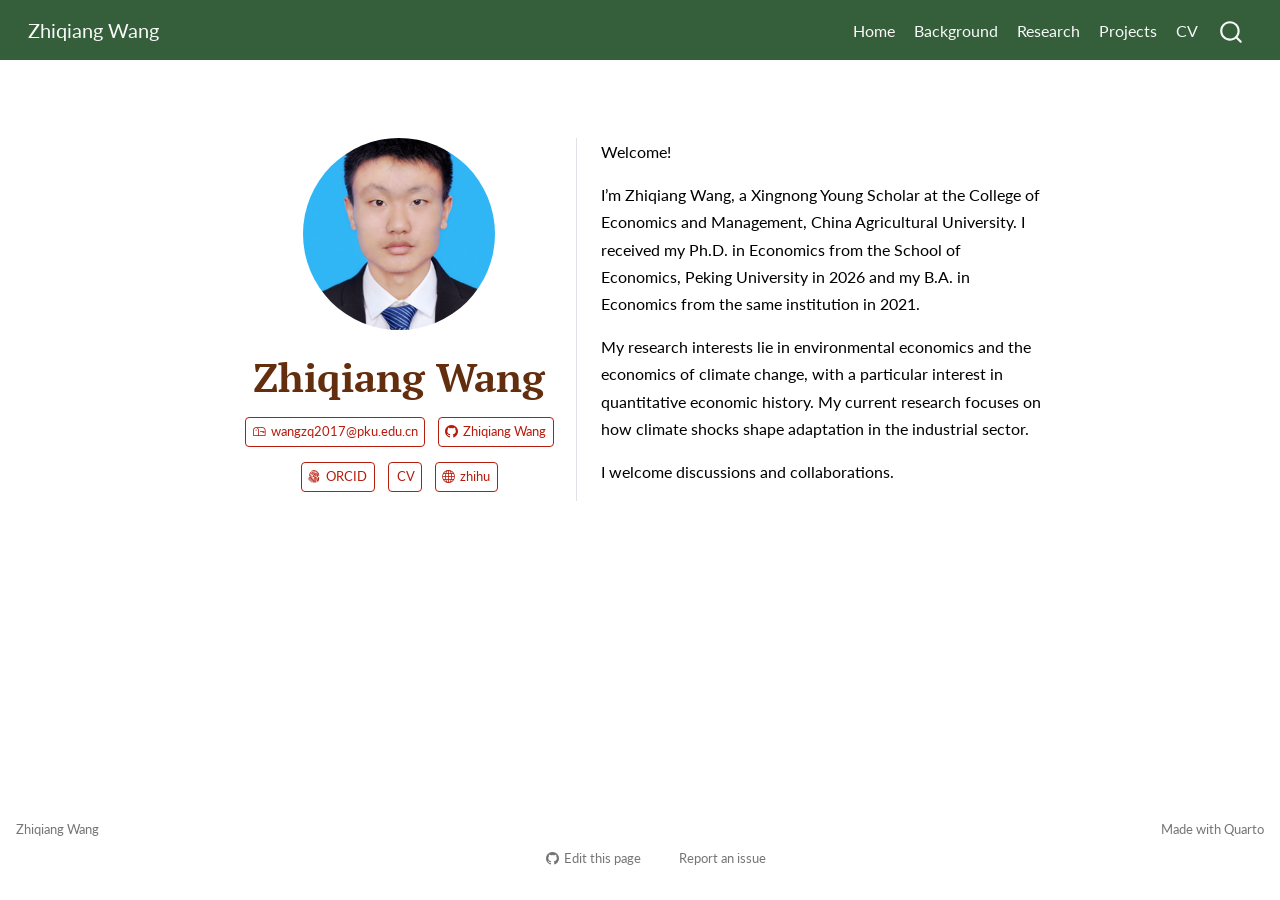
<file: index.html>
<!DOCTYPE html>
<html xmlns="http://www.w3.org/1999/xhtml" lang="en" xml:lang="en"><head>

<meta charset="utf-8">
<meta name="generator" content="quarto-1.11.9">

<meta name="viewport" content="width=device-width, initial-scale=1.0, user-scalable=yes">


<title>Zhiqiang Wang</title>
<style>
/* Default styles provided by pandoc.
** See https://pandoc.org/MANUAL.html#variables-for-html for config info.
*/
span.smallcaps{font-variant: small-caps;}
div.columns{display: flex; gap: 1.5em;}
div.column{flex: auto;}
@media screen {
div.columns{gap: min(4vw, 1.5em);}
div.column{overflow-x: auto;}
}
div.hanging-indent{margin-left: 1.5em; text-indent: -1.5em;}
ul.task-list{list-style: none;}
ul.task-list li input[type="checkbox"] {
  width: 0.8em;
  margin: 0 0.8em 0.2em -1em; /* quarto-specific, see https://github.com/quarto-dev/quarto-cli/issues/4556 */ 
  vertical-align: middle;
}
</style>


<script src="site_libs/quarto-nav/quarto-nav.js"></script>
<script src="site_libs/quarto-nav/headroom.min.js"></script>
<script src="site_libs/clipboard/clipboard.min.js"></script>
<script src="site_libs/quarto-search/autocomplete.umd.js"></script>
<script src="site_libs/quarto-search/fuse.min.js"></script>
<script src="site_libs/quarto-search/quarto-search.js"></script>
<meta name="quarto:offset" content="./">
<link href="./images/site-logo.png" rel="icon" type="image/png">
<script src="site_libs/quarto-html/quarto.js" type="module"></script>
<script src="site_libs/quarto-html/tabsets/tabsets.js" type="module"></script>
<script src="site_libs/quarto-html/scrollable-regions/scrollable-regions.js" type="module"></script>
<script src="site_libs/quarto-html/popper.min.js"></script>
<script src="site_libs/quarto-html/tippy.umd.min.js"></script>
<link href="site_libs/quarto-html/tippy.css" rel="stylesheet">
<link href="site_libs/quarto-html/quarto-syntax-highlighting-00e69191a930b42b155058873613fefc.css" rel="stylesheet" id="quarto-text-highlighting-styles">
<script src="site_libs/bootstrap/bootstrap.min.js"></script>
<link href="site_libs/bootstrap/bootstrap-icons.css" rel="stylesheet">
<link href="site_libs/bootstrap/bootstrap-3b3950295e15abf14bed2add6fe6f8a5.min.css" rel="stylesheet" append-hash="true" id="quarto-bootstrap" data-mode="light">
<script id="quarto-search-options" type="application/json">{
  "location": "navbar",
  "copy-button": false,
  "collapse-after": 3,
  "panel-placement": "end",
  "type": "overlay",
  "limit": 50,
  "keyboard-shortcut": [
    "f",
    "/",
    "s"
  ],
  "show-item-context": false,
  "language": {
    "search-no-results-text": "No results",
    "search-matching-documents-text": "matching documents",
    "search-copy-link-title": "Copy link to search",
    "search-hide-matches-text": "Hide additional matches",
    "search-more-match-text": "more match in this document",
    "search-more-matches-text": "more matches in this document",
    "search-clear-button-title": "Clear",
    "search-text-placeholder": "",
    "search-detached-cancel-button-title": "Cancel",
    "search-submit-button-title": "Submit",
    "search-label": "Search"
  }
}</script>


</head>

<body class="nav-fixed fullcontent quarto-light"><a id="quarto-skip-link" class="visually-hidden-focusable" href="#quarto-document-content">Skip to main content</a>

<div id="quarto-search-results"></div>
  <header id="quarto-header" class="headroom fixed-top">
    <nav class="navbar navbar-expand-lg " data-bs-theme="dark" aria-label="Site">
      <div class="navbar-container container-fluid">
      <div class="navbar-brand-container mx-auto">
    <a class="navbar-brand" href="./index.html">
    <span class="navbar-title">Zhiqiang Wang</span>
    </a>
  </div>
          <button class="navbar-toggler" type="button" data-bs-toggle="collapse" data-bs-target="#navbarCollapse" aria-controls="navbarCollapse" aria-expanded="false" aria-label="Toggle navigation" onclick="if (window.quartoToggleHeadroom) { window.quartoToggleHeadroom(); }">
  <span class="navbar-toggler-icon"></span>
</button>
          <div class="collapse navbar-collapse" id="navbarCollapse">
            <ul class="navbar-nav navbar-nav-scroll ms-auto">
  <li class="nav-item">
    <a class="nav-link active" href="./index.html" aria-current="page"> 
<span class="menu-text">Home</span></a>
  </li>  
  <li class="nav-item">
    <a class="nav-link" href="./background.html"> 
<span class="menu-text">Background</span></a>
  </li>  
  <li class="nav-item">
    <a class="nav-link" href="./publications.html"> 
<span class="menu-text">Research</span></a>
  </li>  
  <li class="nav-item">
    <a class="nav-link" href="./project.html"> 
<span class="menu-text">Projects</span></a>
  </li>  
  <li class="nav-item">
    <a class="nav-link" href="./CV.pdf"> 
<span class="menu-text">CV</span></a>
  </li>  
</ul>
          </div> <!-- /navcollapse -->
            <div class="quarto-navbar-tools">
</div>
            <div id="quarto-search" class="" title="Search"></div>
      </div> <!-- /container-fluid -->
    </nav>
</header>
<!-- content -->
<div id="quarto-content" class="quarto-container page-columns page-rows-contents page-layout-article page-navbar">
<!-- sidebar -->
<!-- margin-sidebar -->
    
<!-- main -->
<main class="content" id="quarto-document-content" tabindex="-1">




<div class="quarto-about-trestles">
  <div class="about-entity">
    <img src="images/wangzhiqiang.jpg" class="about-image
  round " style="height: 12em; width: 12em;">
<header id="title-block-header" class="quarto-title-block default">
<div class="quarto-title">
<h1 class="title">Zhiqiang Wang</h1>
</div>
<div class="quarto-title-meta">
  </div>
</header>
    <div class="about-links">
  <a href="mailto:wangzq2017@pku.edu.cn" class="about-link" rel="" target="">
    <i class="bi bi-mailbox"></i>
     <span class="about-link-text">wangzq2017@pku.edu.cn</span>
  </a>
  <a href="https://github.com/LuoChenq" class="about-link" rel="" target="">
    <i class="bi bi-github"></i>
     <span class="about-link-text">Zhiqiang Wang</span>
  </a>
  <a href="https://orcid.org/0000-0001-9791-8317" class="about-link" rel="" target="">
    <i class="bi bi-fingerprint"></i>
     <span class="about-link-text">ORCID</span>
  </a>
  <a href="/CV.pdf" class="about-link" rel="" target="">
    <i class="bi bi-📝"></i>
     <span class="about-link-text">CV</span>
  </a>
  <a href="https://www.zhihu.com/people/luo-chen-69-44" class="about-link" rel="" target="">
    <i class="bi bi-globe"></i>
     <span class="about-link-text">zhihu</span>
  </a>
</div>
  </div>
  <div class="about-contents"><div id="hero-heading">
<p>Welcome!</p>
<p>I’m Zhiqiang Wang, a Xingnong Young Scholar at the College of Economics and Management, China Agricultural University. I received my Ph.D.&nbsp;in Economics from the School of Economics, Peking University in 2026 and my B.A. in Economics from the same institution in 2021.</p>
<p>My research interests lie in environmental economics and the economics of climate change, with a particular interest in quantitative economic history. My current research focuses on how climate shocks shape adaptation in the industrial sector.</p>
<p>I welcome discussions and collaborations.</p>
</div></div>
</div>





</main> <!-- /main -->
<script id="quarto-html-after-body" type="application/javascript">
  window.document.addEventListener("DOMContentLoaded", function (event) {
    const isCodeAnnotation = (el) => {
      for (const clz of el.classList) {
        if (clz.startsWith('code-annotation-')) {                     
          return true;
        }
      }
      return false;
    }
    const onCopySuccess = function(e) {
      // button target
      const button = e.trigger;
      // don't keep focus
      button.blur();
      // flash "checked"
      button.classList.add('code-copy-button-checked');
      var currentTitle = button.getAttribute("title");
      button.setAttribute("title", "Copied!");
      let tooltip;
      if (window.bootstrap) {
        button.setAttribute("data-bs-toggle", "tooltip");
        button.setAttribute("data-bs-placement", "left");
        button.setAttribute("data-bs-title", "Copied!");
        tooltip = new bootstrap.Tooltip(button, 
          { trigger: "manual", 
            customClass: "code-copy-button-tooltip",
            offset: [0, -8]});
        tooltip.show();    
      }
      setTimeout(function() {
        if (tooltip) {
          tooltip.hide();
          button.removeAttribute("data-bs-title");
          button.removeAttribute("data-bs-toggle");
          button.removeAttribute("data-bs-placement");
        }
        button.setAttribute("title", currentTitle);
        button.classList.remove('code-copy-button-checked');
      }, 1000);
      // clear code selection
      e.clearSelection();
    }
    const getTextToCopy = function(trigger) {
      const outerScaffold = trigger.parentElement.cloneNode(true);
      const codeEl = outerScaffold.querySelector('code');
      for (const childEl of codeEl.children) {
        if (isCodeAnnotation(childEl)) {
          childEl.remove();
        }
      }
      return codeEl.innerText;
    }
    const clipboard = new window.ClipboardJS('.code-copy-button:not([data-in-quarto-modal])', {
      text: getTextToCopy
    });
    clipboard.on('success', onCopySuccess);
    if (window.document.getElementById('quarto-embedded-source-code-modal')) {
      const clipboardModal = new window.ClipboardJS('.code-copy-button[data-in-quarto-modal]', {
        text: getTextToCopy,
        container: window.document.getElementById('quarto-embedded-source-code-modal')
      });
      clipboardModal.on('success', onCopySuccess);
    }
      var localhostRegex = new RegExp(/^(?:http|https):\/\/localhost\:?[0-9]*\//);
      var mailtoRegex = new RegExp(/^mailto:/);
        var filterRegex = new RegExp("https:\/\/zhiqiangwang\.github\.io");
      var isInternal = (href) => {
          return filterRegex.test(href) || localhostRegex.test(href) || mailtoRegex.test(href);
      }
      // Inspect non-navigation links and adorn them if external
      window.quartoDecorateExternalLinks = function (root) {
     var links = (root || window.document).querySelectorAll('a[href]:not(.nav-link):not(.navbar-brand):not(.toc-action):not(.sidebar-link):not(.sidebar-item-toggle):not(.pagination-link):not(.no-external):not([aria-hidden]):not(.dropdown-item):not(.quarto-navigation-tool):not(.about-link)');
      for (var i=0; i<links.length; i++) {
        const link = links[i];
        if (!isInternal(link.href)) {
          // undo the damage that might have been done by quarto-nav.js in the case of
          // links that we want to consider external
          if (link.dataset.originalHref !== undefined) {
            link.href = link.dataset.originalHref;
          }
          if (!link.classList.contains('no-external-icon')) {
          }
        }
      }
      };
      window.quartoDecorateExternalLinks(window.document);
    // Esc closes the popup (WCAG 1.4.13) and focus leaving both trigger and
    // popup closes it (WCAG 2.4.11); tippy handles neither for interactive popups.
    const hideOnEscAndFocusOut = {
      name: 'hideOnEscAndFocusOut',
      defaultValue: true,
      fn(instance) {
        const dismiss = () => {
          // A show scheduled by the trigger delay would otherwise reopen it
          instance.clearDelayTimeouts();
          instance.hide();
        };
        const onKeyDown = (event) => {
          if (event.key !== 'Escape') {
            return;
          }
          // Keep Esc from also reaching page handlers (e.g. reveal.js overview),
          // except an open reveal.js slide menu, which Esc should close too.
          // The menu handles keys only when its keyboard option is on.
          const menuHandlesEsc = window.Reveal?.getPlugin?.('menu')?.isOpen() &&
            window.Reveal.getConfig().menu?.keyboard !== false;
          if (!menuHandlesEsc) {
            event.stopPropagation();
          }
          if (instance.popper.contains(window.document.activeElement)) {
            // Disabled while refocusing so the focus trigger does not reopen it
            instance.disable();
            instance.reference.focus();
            instance.enable();
          }
          dismiss();
        };
        const onFocusOut = (event) => {
          const target = event.relatedTarget;
          if (target && !instance.reference.contains(target) &&
              !instance.popper.contains(target)) {
            dismiss();
          }
        };
        // On the trigger too: a click trigger (code-annotations: select) has no
        // blur handling. Attached for the instance's lifetime so leaving the
        // trigger also cancels a show still pending on the trigger delay.
        instance.reference.addEventListener('focusout', onFocusOut);
        return {
          onShow() {
            window.document.addEventListener('keydown', onKeyDown, true);
            instance.popper.addEventListener('focusout', onFocusOut);
          },
          onHide() {
            window.document.removeEventListener('keydown', onKeyDown, true);
            instance.popper.removeEventListener('focusout', onFocusOut);
          },
          onDestroy() {
            instance.reference.removeEventListener('focusout', onFocusOut);
          },
        };
      },
    };
    function tippyHover(el, contentFn, onTriggerFn, onUntriggerFn) {
      const config = {
        allowHTML: true,
        maxWidth: 500,
        delay: 100,
        arrow: false,
        appendTo: function(el) {
            return el.parentElement;
        },
        interactive: true,
        interactiveBorder: 10,
        theme: 'quarto',
        placement: 'bottom-start',
        plugins: [hideOnEscAndFocusOut],
      };
      if (contentFn) {
        config.content = contentFn;
      }
      if (onTriggerFn) {
        config.onTrigger = onTriggerFn;
      }
      if (onUntriggerFn) {
        config.onUntrigger = onUntriggerFn;
      }
      window.tippy(el, config); 
    }
    const noterefs = window.document.querySelectorAll('a[role="doc-noteref"]');
    for (var i=0; i<noterefs.length; i++) {
      const ref = noterefs[i];
      tippyHover(ref, function() {
        // use id or data attribute instead here
        let href = ref.getAttribute('data-footnote-href') || ref.getAttribute('href');
        try { href = new URL(href).hash; } catch {}
        const id = href.replace(/^#\/?/, "");
        const note = window.document.getElementById(id);
        if (note) {
          return note.innerHTML;
        } else {
          return "";
        }
      });
    }
    const xrefs = window.document.querySelectorAll('a.quarto-xref');
    const processXRef = (id, note) => {
      // Strip column container classes
      const stripColumnClz = (el) => {
        el.classList.remove("page-full", "page-columns");
        if (el.children) {
          for (const child of el.children) {
            stripColumnClz(child);
          }
        }
      }
      stripColumnClz(note)
      if (id === null || id.startsWith('sec-')) {
        // Special case sections, only their first couple elements
        const container = document.createElement("div");
        if (note.children && note.children.length > 2) {
          container.appendChild(note.children[0].cloneNode(true));
          for (let i = 1; i < note.children.length; i++) {
            const child = note.children[i];
            if (child.tagName === "P" && child.innerText === "") {
              continue;
            } else {
              container.appendChild(child.cloneNode(true));
              break;
            }
          }
          if (window.Quarto?.typesetMath) {
            window.Quarto.typesetMath(container);
          }
          return container.innerHTML
        } else {
          if (window.Quarto?.typesetMath) {
            window.Quarto.typesetMath(note);
          }
          return note.innerHTML;
        }
      } else {
        // Remove any anchor links if they are present
        const anchorLink = note.querySelector('a.anchorjs-link');
        if (anchorLink) {
          anchorLink.remove();
        }
        if (window.Quarto?.typesetMath) {
          window.Quarto.typesetMath(note);
        }
        if (note.classList.contains("callout")) {
          return note.outerHTML;
        } else {
          return note.innerHTML;
        }
      }
    }
    for (var i=0; i<xrefs.length; i++) {
      const xref = xrefs[i];
      tippyHover(xref, undefined, function(instance) {
        instance.disable();
        let url = xref.getAttribute('href');
        let hash = undefined; 
        if (url.startsWith('#')) {
          hash = url;
        } else {
          try { hash = new URL(url).hash; } catch {}
        }
        if (hash) {
          const id = hash.replace(/^#\/?/, "");
          const note = window.document.getElementById(id);
          if (note !== null) {
            try {
              const html = processXRef(id, note.cloneNode(true));
              instance.setContent(html);
            } finally {
              instance.enable();
              instance.show();
            }
          } else {
            // See if we can fetch this
            fetch(url.split('#')[0])
            .then(res => res.text())
            .then(html => {
              const parser = new DOMParser();
              const htmlDoc = parser.parseFromString(html, "text/html");
              const note = htmlDoc.getElementById(id);
              if (note !== null) {
                const html = processXRef(id, note);
                instance.setContent(html);
              } 
            }).finally(() => {
              instance.enable();
              instance.show();
            });
          }
        } else {
          // See if we can fetch a full url (with no hash to target)
          // This is a special case and we should probably do some content thinning / targeting
          fetch(url)
          .then(res => res.text())
          .then(html => {
            const parser = new DOMParser();
            const htmlDoc = parser.parseFromString(html, "text/html");
            const note = htmlDoc.querySelector('main.content');
            if (note !== null) {
              // This should only happen for chapter cross references
              // (since there is no id in the URL)
              // remove the first header
              if (note.children.length > 0 && note.children[0].tagName === "HEADER") {
                note.children[0].remove();
              }
              const html = processXRef(null, note);
              instance.setContent(html);
            } 
          }).finally(() => {
            instance.enable();
            instance.show();
          });
        }
      }, function(instance) {
      });
    }
        let selectedAnnoteEl;
        const selectorForAnnotation = ( cell, annotation) => {
          let cellAttr = 'data-code-cell="' + cell + '"';
          let lineAttr = 'data-code-annotation="' +  annotation + '"';
          const selector = 'span[' + cellAttr + '][' + lineAttr + ']';
          return selector;
        }
        const selectCodeLines = (annoteEl) => {
          const doc = window.document;
          const targetCell = annoteEl.getAttribute("data-target-cell");
          const targetAnnotation = annoteEl.getAttribute("data-target-annotation");
          const annoteSpan = window.document.querySelector(selectorForAnnotation(targetCell, targetAnnotation));
          const lines = annoteSpan.getAttribute("data-code-lines").split(",");
          const lineIds = lines.map((line) => {
            return targetCell + "-" + line;
          })
          // Each band is positioned against its own containing block, which is
          // not the offsetParent of the lines, so place it from client rects.
          const placeBand = (band, firstEl, lastEl, codeBlock) => {
            const container = band.offsetParent;
            if (container === null) {
              return;
            }
            const containerRect = container.getBoundingClientRect();
            // Reveal.js scales slides with a transform, so convert client
            // pixels back to the CSS pixels of the container.
            const scale = containerRect.height / container.offsetHeight || 1;
            const firstRect = firstEl.getBoundingClientRect();
            const lastRect = lastEl.getBoundingClientRect();
            const top = (firstRect.top - containerRect.top) / scale - container.clientTop + container.scrollTop;
            const height = (lastRect.bottom - firstRect.top) / scale;
            band.style.top = top - 2 + "px";
            band.style.height = height + 4 + "px";
            if (codeBlock) {
              // Without the copy button wrapper, the containing block is wider
              // than the code block, so span the code block explicitly.
              const blockRect = codeBlock.getBoundingClientRect();
              band.style.left = (blockRect.left - containerRect.left) / scale - container.clientLeft + container.scrollLeft + "px";
              band.style.width = blockRect.width / scale + "px";
            }
          };
          if (lineIds.length > 0) {
            const el = window.document.getElementById(lineIds[0]);
            const lastEl = window.document.getElementById(lineIds[lineIds.length - 1]);
            const parent = el.parentElement.parentElement;
            // cook up a div (if necessary) and position it
            let div = window.document.getElementById("code-annotation-line-highlight");
            if (div === null) {
              div = window.document.createElement("div");
              div.setAttribute("id", "code-annotation-line-highlight");
              div.style.position = 'absolute';
              parent.appendChild(div);
            }
            placeBand(div, el, lastEl, parent.closest("div.sourceCode") || parent);
            let gutterDiv = window.document.getElementById("code-annotation-line-highlight-gutter");
            if (gutterDiv === null) {
              gutterDiv = window.document.createElement("div");
              gutterDiv.setAttribute("id", "code-annotation-line-highlight-gutter");
              gutterDiv.style.position = 'absolute';
              const codeCell = window.document.getElementById(targetCell);
              const gutter = codeCell.querySelector('.code-annotation-gutter');
              gutter.appendChild(gutterDiv);
            }
            placeBand(gutterDiv, el, lastEl);
            selectedAnnoteEl = annoteEl;
          }
        };
        const unselectCodeLines = () => {
          const elementsIds = ["code-annotation-line-highlight", "code-annotation-line-highlight-gutter"];
          elementsIds.forEach((elId) => {
            const div = window.document.getElementById(elId);
            if (div) {
              div.remove();
            }
          });
          selectedAnnoteEl = undefined;
        };
          // Handle positioning of the toggle
      window.addEventListener(
        "resize",
        throttle(() => {
          elRect = undefined;
          if (selectedAnnoteEl) {
            selectCodeLines(selectedAnnoteEl);
          }
        }, 10)
      );
      function throttle(fn, ms) {
      let throttle = false;
      let timer;
        return (...args) => {
          if(!throttle) { // first call gets through
              fn.apply(this, args);
              throttle = true;
          } else { // all the others get throttled
              if(timer) clearTimeout(timer); // cancel #2
              timer = setTimeout(() => {
                fn.apply(this, args);
                timer = throttle = false;
              }, ms);
          }
        };
      }
        // Attach click handler to the DT
        const annoteDls = window.document.querySelectorAll('dt[data-target-cell]');
        for (const annoteDlNode of annoteDls) {
          annoteDlNode.addEventListener('click', (event) => {
            const clickedEl = event.target;
            if (clickedEl !== selectedAnnoteEl) {
              unselectCodeLines();
              const activeEl = window.document.querySelector('dt[data-target-cell].code-annotation-active');
              if (activeEl) {
                activeEl.classList.remove('code-annotation-active');
              }
              selectCodeLines(clickedEl);
              clickedEl.classList.add('code-annotation-active');
            } else {
              // Unselect the line
              unselectCodeLines();
              clickedEl.classList.remove('code-annotation-active');
            }
          });
        }
    const findCites = (el) => {
      const parentEl = el.parentElement;
      if (parentEl) {
        const cites = parentEl.dataset.cites;
        if (cites) {
          return {
            el,
            cites: cites.split(' ')
          };
        } else {
          return findCites(el.parentElement)
        }
      } else {
        return undefined;
      }
    };
    var bibliorefs = window.document.querySelectorAll('a[role="doc-biblioref"]');
    for (var i=0; i<bibliorefs.length; i++) {
      const ref = bibliorefs[i];
      const citeInfo = findCites(ref);
      if (citeInfo) {
        tippyHover(citeInfo.el, function() {
          var popup = window.document.createElement('div');
          citeInfo.cites.forEach(function(cite) {
            var citeDiv = window.document.createElement('div');
            citeDiv.classList.add('hanging-indent');
            citeDiv.classList.add('csl-entry');
            var biblioDiv = window.document.getElementById('ref-' + cite);
            if (biblioDiv) {
              citeDiv.innerHTML = biblioDiv.innerHTML;
            }
            popup.appendChild(citeDiv);
          });
          return popup.innerHTML;
        });
      }
    }
  });
  </script>
  <script type="application/javascript">
  window.quartoScrollableRegionsLabels = {"code":"Scrollable code","output":"Scrollable output"};
  </script>
</div> <!-- /content -->
<footer class="footer">
  <div class="nav-footer">
    <div class="nav-footer-left">
<p><a href="https://github.com/LuoChenq/zhiqiangwang.github.io">Zhiqiang Wang</a><br></p>
</div>   
    <div class="nav-footer-center">
      &nbsp;
    <div class="toc-actions"><ul><li><a href="https://github.com/LuoChenq/zhiqiangwang.github.io/edit/main/index.qmd" class="toc-action"><i class="bi bi-github"></i>Edit this page</a></li><li><a href="https://github.com/LuoChenq/zhiqiangwang.github.io/issues/new" class="toc-action"><i class="bi empty"></i>Report an issue</a></li></ul></div></div>
    <div class="nav-footer-right">
<p>Made with <a href="https://quarto.org/">Quarto</a><br></p>
</div>
  </div>
</footer>




</body></html>
</file>
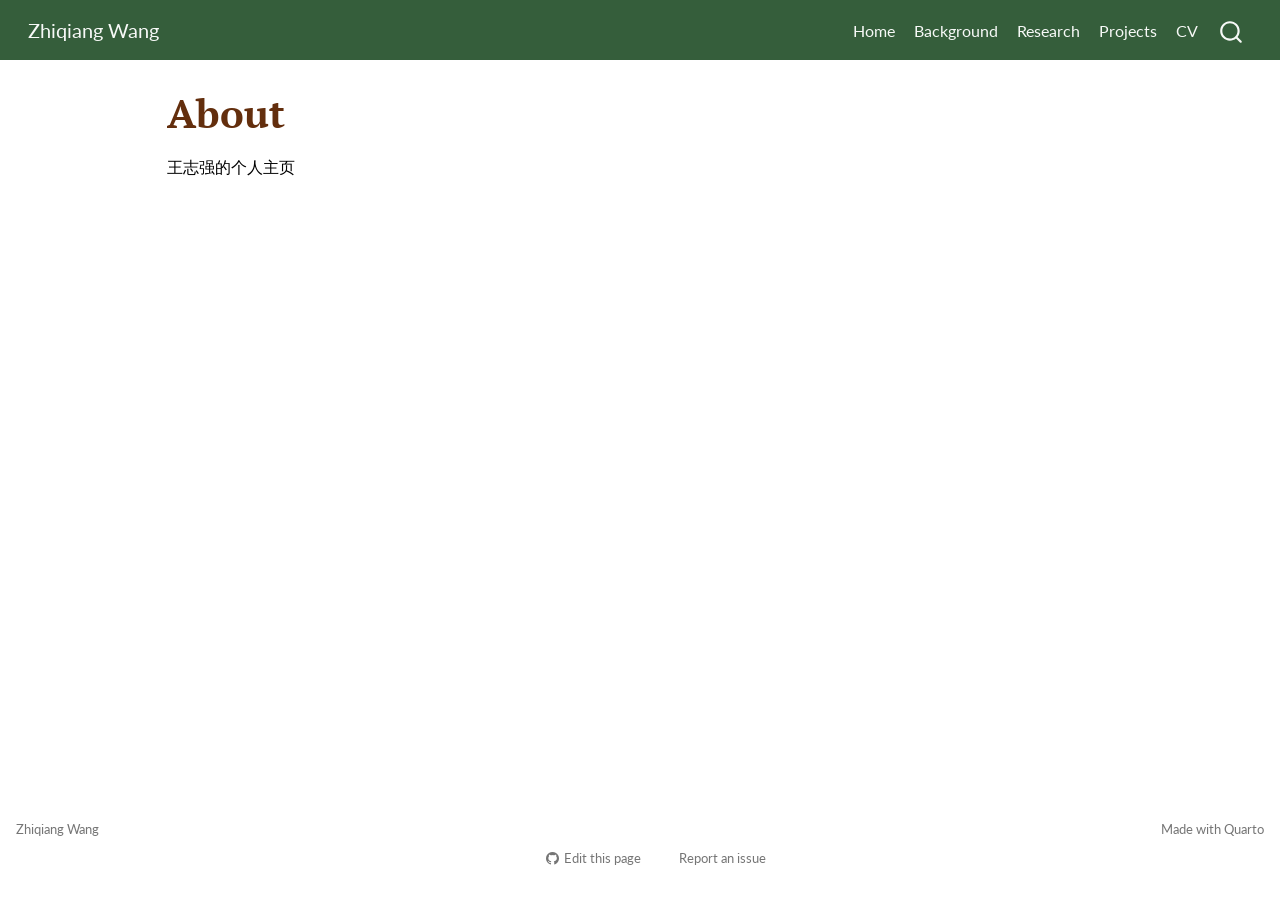
<file: about.html>
<!DOCTYPE html>
<html xmlns="http://www.w3.org/1999/xhtml" lang="en" xml:lang="en"><head>

<meta charset="utf-8">
<meta name="generator" content="quarto-1.11.9">

<meta name="viewport" content="width=device-width, initial-scale=1.0, user-scalable=yes">


<title>About – Zhiqiang Wang</title>
<style>
/* Default styles provided by pandoc.
** See https://pandoc.org/MANUAL.html#variables-for-html for config info.
*/
span.smallcaps{font-variant: small-caps;}
div.columns{display: flex; gap: 1.5em;}
div.column{flex: auto;}
@media screen {
div.columns{gap: min(4vw, 1.5em);}
div.column{overflow-x: auto;}
}
div.hanging-indent{margin-left: 1.5em; text-indent: -1.5em;}
ul.task-list{list-style: none;}
ul.task-list li input[type="checkbox"] {
  width: 0.8em;
  margin: 0 0.8em 0.2em -1em; /* quarto-specific, see https://github.com/quarto-dev/quarto-cli/issues/4556 */ 
  vertical-align: middle;
}
</style>


<script src="site_libs/quarto-nav/quarto-nav.js"></script>
<script src="site_libs/quarto-nav/headroom.min.js"></script>
<script src="site_libs/clipboard/clipboard.min.js"></script>
<script src="site_libs/quarto-search/autocomplete.umd.js"></script>
<script src="site_libs/quarto-search/fuse.min.js"></script>
<script src="site_libs/quarto-search/quarto-search.js"></script>
<meta name="quarto:offset" content="./">
<link href="./images/site-logo.png" rel="icon" type="image/png">
<script src="site_libs/quarto-html/quarto.js" type="module"></script>
<script src="site_libs/quarto-html/tabsets/tabsets.js" type="module"></script>
<script src="site_libs/quarto-html/scrollable-regions/scrollable-regions.js" type="module"></script>
<script src="site_libs/quarto-html/popper.min.js"></script>
<script src="site_libs/quarto-html/tippy.umd.min.js"></script>
<script src="site_libs/quarto-html/anchor.min.js"></script>
<link href="site_libs/quarto-html/tippy.css" rel="stylesheet">
<link href="site_libs/quarto-html/quarto-syntax-highlighting-00e69191a930b42b155058873613fefc.css" rel="stylesheet" id="quarto-text-highlighting-styles">
<script src="site_libs/bootstrap/bootstrap.min.js"></script>
<link href="site_libs/bootstrap/bootstrap-icons.css" rel="stylesheet">
<link href="site_libs/bootstrap/bootstrap-3b3950295e15abf14bed2add6fe6f8a5.min.css" rel="stylesheet" append-hash="true" id="quarto-bootstrap" data-mode="light">
<script id="quarto-search-options" type="application/json">{
  "location": "navbar",
  "copy-button": false,
  "collapse-after": 3,
  "panel-placement": "end",
  "type": "overlay",
  "limit": 50,
  "keyboard-shortcut": [
    "f",
    "/",
    "s"
  ],
  "show-item-context": false,
  "language": {
    "search-no-results-text": "No results",
    "search-matching-documents-text": "matching documents",
    "search-copy-link-title": "Copy link to search",
    "search-hide-matches-text": "Hide additional matches",
    "search-more-match-text": "more match in this document",
    "search-more-matches-text": "more matches in this document",
    "search-clear-button-title": "Clear",
    "search-text-placeholder": "",
    "search-detached-cancel-button-title": "Cancel",
    "search-submit-button-title": "Submit",
    "search-label": "Search"
  }
}</script>


</head>

<body class="nav-fixed quarto-light"><a id="quarto-skip-link" class="visually-hidden-focusable" href="#quarto-document-content">Skip to main content</a>

<div id="quarto-search-results"></div>
  <header id="quarto-header" class="headroom fixed-top">
    <nav class="navbar navbar-expand-lg " data-bs-theme="dark" aria-label="Site">
      <div class="navbar-container container-fluid">
      <div class="navbar-brand-container mx-auto">
    <a class="navbar-brand" href="./index.html">
    <span class="navbar-title">Zhiqiang Wang</span>
    </a>
  </div>
          <button class="navbar-toggler" type="button" data-bs-toggle="collapse" data-bs-target="#navbarCollapse" aria-controls="navbarCollapse" aria-expanded="false" aria-label="Toggle navigation" onclick="if (window.quartoToggleHeadroom) { window.quartoToggleHeadroom(); }">
  <span class="navbar-toggler-icon"></span>
</button>
          <div class="collapse navbar-collapse" id="navbarCollapse">
            <ul class="navbar-nav navbar-nav-scroll ms-auto">
  <li class="nav-item">
    <a class="nav-link" href="./index.html"> 
<span class="menu-text">Home</span></a>
  </li>  
  <li class="nav-item">
    <a class="nav-link" href="./background.html"> 
<span class="menu-text">Background</span></a>
  </li>  
  <li class="nav-item">
    <a class="nav-link" href="./publications.html"> 
<span class="menu-text">Research</span></a>
  </li>  
  <li class="nav-item">
    <a class="nav-link" href="./project.html"> 
<span class="menu-text">Projects</span></a>
  </li>  
  <li class="nav-item">
    <a class="nav-link" href="./CV.pdf"> 
<span class="menu-text">CV</span></a>
  </li>  
</ul>
          </div> <!-- /navcollapse -->
            <div class="quarto-navbar-tools">
</div>
            <div id="quarto-search" class="" title="Search"></div>
      </div> <!-- /container-fluid -->
    </nav>
</header>
<!-- content -->
<div id="quarto-content" class="quarto-container page-columns page-rows-contents page-layout-article page-navbar">
<!-- sidebar -->
<!-- margin-sidebar -->
    <div id="quarto-margin-sidebar" class="sidebar margin-sidebar zindex-bottom">
        
    </div>
<!-- main -->
<main class="content" id="quarto-document-content" tabindex="-1">

<header id="title-block-header" class="quarto-title-block default">
<div class="quarto-title">
<h1 class="title">About</h1>
</div>



<div class="quarto-title-meta">

    
  
    
  </div>
  


</header>


<p>王志强的个人主页</p>



</main> <!-- /main -->
<script id="quarto-html-after-body" type="application/javascript">
  window.document.addEventListener("DOMContentLoaded", function (event) {
    const icon = "";
    const anchorJS = new window.AnchorJS();
    anchorJS.options = {
      placement: 'right',
      icon: icon
    };
    anchorJS.add('.anchored');
    const isCodeAnnotation = (el) => {
      for (const clz of el.classList) {
        if (clz.startsWith('code-annotation-')) {                     
          return true;
        }
      }
      return false;
    }
    const onCopySuccess = function(e) {
      // button target
      const button = e.trigger;
      // don't keep focus
      button.blur();
      // flash "checked"
      button.classList.add('code-copy-button-checked');
      var currentTitle = button.getAttribute("title");
      button.setAttribute("title", "Copied!");
      let tooltip;
      if (window.bootstrap) {
        button.setAttribute("data-bs-toggle", "tooltip");
        button.setAttribute("data-bs-placement", "left");
        button.setAttribute("data-bs-title", "Copied!");
        tooltip = new bootstrap.Tooltip(button, 
          { trigger: "manual", 
            customClass: "code-copy-button-tooltip",
            offset: [0, -8]});
        tooltip.show();    
      }
      setTimeout(function() {
        if (tooltip) {
          tooltip.hide();
          button.removeAttribute("data-bs-title");
          button.removeAttribute("data-bs-toggle");
          button.removeAttribute("data-bs-placement");
        }
        button.setAttribute("title", currentTitle);
        button.classList.remove('code-copy-button-checked');
      }, 1000);
      // clear code selection
      e.clearSelection();
    }
    const getTextToCopy = function(trigger) {
      const outerScaffold = trigger.parentElement.cloneNode(true);
      const codeEl = outerScaffold.querySelector('code');
      for (const childEl of codeEl.children) {
        if (isCodeAnnotation(childEl)) {
          childEl.remove();
        }
      }
      return codeEl.innerText;
    }
    const clipboard = new window.ClipboardJS('.code-copy-button:not([data-in-quarto-modal])', {
      text: getTextToCopy
    });
    clipboard.on('success', onCopySuccess);
    if (window.document.getElementById('quarto-embedded-source-code-modal')) {
      const clipboardModal = new window.ClipboardJS('.code-copy-button[data-in-quarto-modal]', {
        text: getTextToCopy,
        container: window.document.getElementById('quarto-embedded-source-code-modal')
      });
      clipboardModal.on('success', onCopySuccess);
    }
      var localhostRegex = new RegExp(/^(?:http|https):\/\/localhost\:?[0-9]*\//);
      var mailtoRegex = new RegExp(/^mailto:/);
        var filterRegex = new RegExp("https:\/\/zhiqiangwang\.github\.io");
      var isInternal = (href) => {
          return filterRegex.test(href) || localhostRegex.test(href) || mailtoRegex.test(href);
      }
      // Inspect non-navigation links and adorn them if external
      window.quartoDecorateExternalLinks = function (root) {
     var links = (root || window.document).querySelectorAll('a[href]:not(.nav-link):not(.navbar-brand):not(.toc-action):not(.sidebar-link):not(.sidebar-item-toggle):not(.pagination-link):not(.no-external):not([aria-hidden]):not(.dropdown-item):not(.quarto-navigation-tool):not(.about-link)');
      for (var i=0; i<links.length; i++) {
        const link = links[i];
        if (!isInternal(link.href)) {
          // undo the damage that might have been done by quarto-nav.js in the case of
          // links that we want to consider external
          if (link.dataset.originalHref !== undefined) {
            link.href = link.dataset.originalHref;
          }
          if (!link.classList.contains('no-external-icon')) {
          }
        }
      }
      };
      window.quartoDecorateExternalLinks(window.document);
    // Esc closes the popup (WCAG 1.4.13) and focus leaving both trigger and
    // popup closes it (WCAG 2.4.11); tippy handles neither for interactive popups.
    const hideOnEscAndFocusOut = {
      name: 'hideOnEscAndFocusOut',
      defaultValue: true,
      fn(instance) {
        const dismiss = () => {
          // A show scheduled by the trigger delay would otherwise reopen it
          instance.clearDelayTimeouts();
          instance.hide();
        };
        const onKeyDown = (event) => {
          if (event.key !== 'Escape') {
            return;
          }
          // Keep Esc from also reaching page handlers (e.g. reveal.js overview),
          // except an open reveal.js slide menu, which Esc should close too.
          // The menu handles keys only when its keyboard option is on.
          const menuHandlesEsc = window.Reveal?.getPlugin?.('menu')?.isOpen() &&
            window.Reveal.getConfig().menu?.keyboard !== false;
          if (!menuHandlesEsc) {
            event.stopPropagation();
          }
          if (instance.popper.contains(window.document.activeElement)) {
            // Disabled while refocusing so the focus trigger does not reopen it
            instance.disable();
            instance.reference.focus();
            instance.enable();
          }
          dismiss();
        };
        const onFocusOut = (event) => {
          const target = event.relatedTarget;
          if (target && !instance.reference.contains(target) &&
              !instance.popper.contains(target)) {
            dismiss();
          }
        };
        // On the trigger too: a click trigger (code-annotations: select) has no
        // blur handling. Attached for the instance's lifetime so leaving the
        // trigger also cancels a show still pending on the trigger delay.
        instance.reference.addEventListener('focusout', onFocusOut);
        return {
          onShow() {
            window.document.addEventListener('keydown', onKeyDown, true);
            instance.popper.addEventListener('focusout', onFocusOut);
          },
          onHide() {
            window.document.removeEventListener('keydown', onKeyDown, true);
            instance.popper.removeEventListener('focusout', onFocusOut);
          },
          onDestroy() {
            instance.reference.removeEventListener('focusout', onFocusOut);
          },
        };
      },
    };
    function tippyHover(el, contentFn, onTriggerFn, onUntriggerFn) {
      const config = {
        allowHTML: true,
        maxWidth: 500,
        delay: 100,
        arrow: false,
        appendTo: function(el) {
            return el.parentElement;
        },
        interactive: true,
        interactiveBorder: 10,
        theme: 'quarto',
        placement: 'bottom-start',
        plugins: [hideOnEscAndFocusOut],
      };
      if (contentFn) {
        config.content = contentFn;
      }
      if (onTriggerFn) {
        config.onTrigger = onTriggerFn;
      }
      if (onUntriggerFn) {
        config.onUntrigger = onUntriggerFn;
      }
      window.tippy(el, config); 
    }
    const noterefs = window.document.querySelectorAll('a[role="doc-noteref"]');
    for (var i=0; i<noterefs.length; i++) {
      const ref = noterefs[i];
      tippyHover(ref, function() {
        // use id or data attribute instead here
        let href = ref.getAttribute('data-footnote-href') || ref.getAttribute('href');
        try { href = new URL(href).hash; } catch {}
        const id = href.replace(/^#\/?/, "");
        const note = window.document.getElementById(id);
        if (note) {
          return note.innerHTML;
        } else {
          return "";
        }
      });
    }
    const xrefs = window.document.querySelectorAll('a.quarto-xref');
    const processXRef = (id, note) => {
      // Strip column container classes
      const stripColumnClz = (el) => {
        el.classList.remove("page-full", "page-columns");
        if (el.children) {
          for (const child of el.children) {
            stripColumnClz(child);
          }
        }
      }
      stripColumnClz(note)
      if (id === null || id.startsWith('sec-')) {
        // Special case sections, only their first couple elements
        const container = document.createElement("div");
        if (note.children && note.children.length > 2) {
          container.appendChild(note.children[0].cloneNode(true));
          for (let i = 1; i < note.children.length; i++) {
            const child = note.children[i];
            if (child.tagName === "P" && child.innerText === "") {
              continue;
            } else {
              container.appendChild(child.cloneNode(true));
              break;
            }
          }
          if (window.Quarto?.typesetMath) {
            window.Quarto.typesetMath(container);
          }
          return container.innerHTML
        } else {
          if (window.Quarto?.typesetMath) {
            window.Quarto.typesetMath(note);
          }
          return note.innerHTML;
        }
      } else {
        // Remove any anchor links if they are present
        const anchorLink = note.querySelector('a.anchorjs-link');
        if (anchorLink) {
          anchorLink.remove();
        }
        if (window.Quarto?.typesetMath) {
          window.Quarto.typesetMath(note);
        }
        if (note.classList.contains("callout")) {
          return note.outerHTML;
        } else {
          return note.innerHTML;
        }
      }
    }
    for (var i=0; i<xrefs.length; i++) {
      const xref = xrefs[i];
      tippyHover(xref, undefined, function(instance) {
        instance.disable();
        let url = xref.getAttribute('href');
        let hash = undefined; 
        if (url.startsWith('#')) {
          hash = url;
        } else {
          try { hash = new URL(url).hash; } catch {}
        }
        if (hash) {
          const id = hash.replace(/^#\/?/, "");
          const note = window.document.getElementById(id);
          if (note !== null) {
            try {
              const html = processXRef(id, note.cloneNode(true));
              instance.setContent(html);
            } finally {
              instance.enable();
              instance.show();
            }
          } else {
            // See if we can fetch this
            fetch(url.split('#')[0])
            .then(res => res.text())
            .then(html => {
              const parser = new DOMParser();
              const htmlDoc = parser.parseFromString(html, "text/html");
              const note = htmlDoc.getElementById(id);
              if (note !== null) {
                const html = processXRef(id, note);
                instance.setContent(html);
              } 
            }).finally(() => {
              instance.enable();
              instance.show();
            });
          }
        } else {
          // See if we can fetch a full url (with no hash to target)
          // This is a special case and we should probably do some content thinning / targeting
          fetch(url)
          .then(res => res.text())
          .then(html => {
            const parser = new DOMParser();
            const htmlDoc = parser.parseFromString(html, "text/html");
            const note = htmlDoc.querySelector('main.content');
            if (note !== null) {
              // This should only happen for chapter cross references
              // (since there is no id in the URL)
              // remove the first header
              if (note.children.length > 0 && note.children[0].tagName === "HEADER") {
                note.children[0].remove();
              }
              const html = processXRef(null, note);
              instance.setContent(html);
            } 
          }).finally(() => {
            instance.enable();
            instance.show();
          });
        }
      }, function(instance) {
      });
    }
        let selectedAnnoteEl;
        const selectorForAnnotation = ( cell, annotation) => {
          let cellAttr = 'data-code-cell="' + cell + '"';
          let lineAttr = 'data-code-annotation="' +  annotation + '"';
          const selector = 'span[' + cellAttr + '][' + lineAttr + ']';
          return selector;
        }
        const selectCodeLines = (annoteEl) => {
          const doc = window.document;
          const targetCell = annoteEl.getAttribute("data-target-cell");
          const targetAnnotation = annoteEl.getAttribute("data-target-annotation");
          const annoteSpan = window.document.querySelector(selectorForAnnotation(targetCell, targetAnnotation));
          const lines = annoteSpan.getAttribute("data-code-lines").split(",");
          const lineIds = lines.map((line) => {
            return targetCell + "-" + line;
          })
          // Each band is positioned against its own containing block, which is
          // not the offsetParent of the lines, so place it from client rects.
          const placeBand = (band, firstEl, lastEl, codeBlock) => {
            const container = band.offsetParent;
            if (container === null) {
              return;
            }
            const containerRect = container.getBoundingClientRect();
            // Reveal.js scales slides with a transform, so convert client
            // pixels back to the CSS pixels of the container.
            const scale = containerRect.height / container.offsetHeight || 1;
            const firstRect = firstEl.getBoundingClientRect();
            const lastRect = lastEl.getBoundingClientRect();
            const top = (firstRect.top - containerRect.top) / scale - container.clientTop + container.scrollTop;
            const height = (lastRect.bottom - firstRect.top) / scale;
            band.style.top = top - 2 + "px";
            band.style.height = height + 4 + "px";
            if (codeBlock) {
              // Without the copy button wrapper, the containing block is wider
              // than the code block, so span the code block explicitly.
              const blockRect = codeBlock.getBoundingClientRect();
              band.style.left = (blockRect.left - containerRect.left) / scale - container.clientLeft + container.scrollLeft + "px";
              band.style.width = blockRect.width / scale + "px";
            }
          };
          if (lineIds.length > 0) {
            const el = window.document.getElementById(lineIds[0]);
            const lastEl = window.document.getElementById(lineIds[lineIds.length - 1]);
            const parent = el.parentElement.parentElement;
            // cook up a div (if necessary) and position it
            let div = window.document.getElementById("code-annotation-line-highlight");
            if (div === null) {
              div = window.document.createElement("div");
              div.setAttribute("id", "code-annotation-line-highlight");
              div.style.position = 'absolute';
              parent.appendChild(div);
            }
            placeBand(div, el, lastEl, parent.closest("div.sourceCode") || parent);
            let gutterDiv = window.document.getElementById("code-annotation-line-highlight-gutter");
            if (gutterDiv === null) {
              gutterDiv = window.document.createElement("div");
              gutterDiv.setAttribute("id", "code-annotation-line-highlight-gutter");
              gutterDiv.style.position = 'absolute';
              const codeCell = window.document.getElementById(targetCell);
              const gutter = codeCell.querySelector('.code-annotation-gutter');
              gutter.appendChild(gutterDiv);
            }
            placeBand(gutterDiv, el, lastEl);
            selectedAnnoteEl = annoteEl;
          }
        };
        const unselectCodeLines = () => {
          const elementsIds = ["code-annotation-line-highlight", "code-annotation-line-highlight-gutter"];
          elementsIds.forEach((elId) => {
            const div = window.document.getElementById(elId);
            if (div) {
              div.remove();
            }
          });
          selectedAnnoteEl = undefined;
        };
          // Handle positioning of the toggle
      window.addEventListener(
        "resize",
        throttle(() => {
          elRect = undefined;
          if (selectedAnnoteEl) {
            selectCodeLines(selectedAnnoteEl);
          }
        }, 10)
      );
      function throttle(fn, ms) {
      let throttle = false;
      let timer;
        return (...args) => {
          if(!throttle) { // first call gets through
              fn.apply(this, args);
              throttle = true;
          } else { // all the others get throttled
              if(timer) clearTimeout(timer); // cancel #2
              timer = setTimeout(() => {
                fn.apply(this, args);
                timer = throttle = false;
              }, ms);
          }
        };
      }
        // Attach click handler to the DT
        const annoteDls = window.document.querySelectorAll('dt[data-target-cell]');
        for (const annoteDlNode of annoteDls) {
          annoteDlNode.addEventListener('click', (event) => {
            const clickedEl = event.target;
            if (clickedEl !== selectedAnnoteEl) {
              unselectCodeLines();
              const activeEl = window.document.querySelector('dt[data-target-cell].code-annotation-active');
              if (activeEl) {
                activeEl.classList.remove('code-annotation-active');
              }
              selectCodeLines(clickedEl);
              clickedEl.classList.add('code-annotation-active');
            } else {
              // Unselect the line
              unselectCodeLines();
              clickedEl.classList.remove('code-annotation-active');
            }
          });
        }
    const findCites = (el) => {
      const parentEl = el.parentElement;
      if (parentEl) {
        const cites = parentEl.dataset.cites;
        if (cites) {
          return {
            el,
            cites: cites.split(' ')
          };
        } else {
          return findCites(el.parentElement)
        }
      } else {
        return undefined;
      }
    };
    var bibliorefs = window.document.querySelectorAll('a[role="doc-biblioref"]');
    for (var i=0; i<bibliorefs.length; i++) {
      const ref = bibliorefs[i];
      const citeInfo = findCites(ref);
      if (citeInfo) {
        tippyHover(citeInfo.el, function() {
          var popup = window.document.createElement('div');
          citeInfo.cites.forEach(function(cite) {
            var citeDiv = window.document.createElement('div');
            citeDiv.classList.add('hanging-indent');
            citeDiv.classList.add('csl-entry');
            var biblioDiv = window.document.getElementById('ref-' + cite);
            if (biblioDiv) {
              citeDiv.innerHTML = biblioDiv.innerHTML;
            }
            popup.appendChild(citeDiv);
          });
          return popup.innerHTML;
        });
      }
    }
  });
  </script>
  <script type="application/javascript">
  window.quartoScrollableRegionsLabels = {"code":"Scrollable code","output":"Scrollable output"};
  </script>
</div> <!-- /content -->
<footer class="footer">
  <div class="nav-footer">
    <div class="nav-footer-left">
<p><a href="https://github.com/LuoChenq/zhiqiangwang.github.io">Zhiqiang Wang</a><br></p>
</div>   
    <div class="nav-footer-center">
      &nbsp;
    <div class="toc-actions"><ul><li><a href="https://github.com/LuoChenq/zhiqiangwang.github.io/edit/main/about.qmd" class="toc-action"><i class="bi bi-github"></i>Edit this page</a></li><li><a href="https://github.com/LuoChenq/zhiqiangwang.github.io/issues/new" class="toc-action"><i class="bi empty"></i>Report an issue</a></li></ul></div></div>
    <div class="nav-footer-right">
<p>Made with <a href="https://quarto.org/">Quarto</a><br></p>
</div>
  </div>
</footer>




</body></html>
</file>
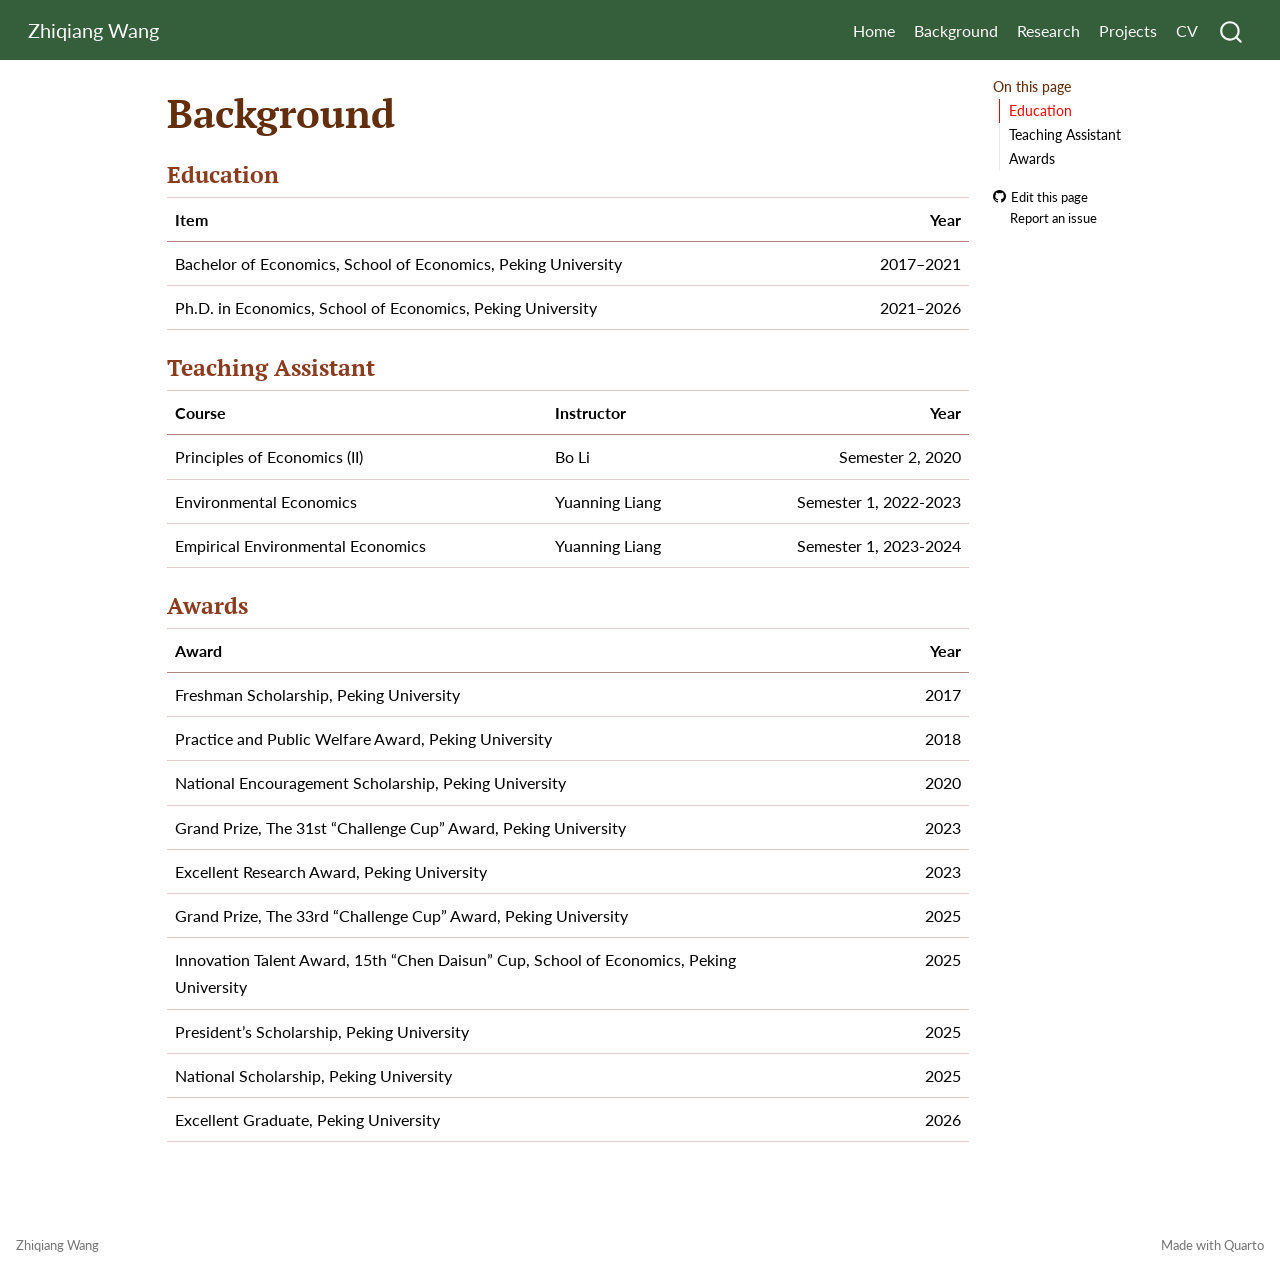
<file: background.html>
<!DOCTYPE html>
<html xmlns="http://www.w3.org/1999/xhtml" lang="en" xml:lang="en"><head>

<meta charset="utf-8">
<meta name="generator" content="quarto-1.11.9">

<meta name="viewport" content="width=device-width, initial-scale=1.0, user-scalable=yes">


<title>Background – Zhiqiang Wang</title>
<style>
/* Default styles provided by pandoc.
** See https://pandoc.org/MANUAL.html#variables-for-html for config info.
*/
span.smallcaps{font-variant: small-caps;}
div.columns{display: flex; gap: 1.5em;}
div.column{flex: auto;}
@media screen {
div.columns{gap: min(4vw, 1.5em);}
div.column{overflow-x: auto;}
}
div.hanging-indent{margin-left: 1.5em; text-indent: -1.5em;}
ul.task-list{list-style: none;}
ul.task-list li input[type="checkbox"] {
  width: 0.8em;
  margin: 0 0.8em 0.2em -1em; /* quarto-specific, see https://github.com/quarto-dev/quarto-cli/issues/4556 */ 
  vertical-align: middle;
}
</style>


<script src="site_libs/quarto-nav/quarto-nav.js"></script>
<script src="site_libs/quarto-nav/headroom.min.js"></script>
<script src="site_libs/clipboard/clipboard.min.js"></script>
<script src="site_libs/quarto-search/autocomplete.umd.js"></script>
<script src="site_libs/quarto-search/fuse.min.js"></script>
<script src="site_libs/quarto-search/quarto-search.js"></script>
<meta name="quarto:offset" content="./">
<link href="./images/site-logo.png" rel="icon" type="image/png">
<script src="site_libs/quarto-html/quarto.js" type="module"></script>
<script src="site_libs/quarto-html/tabsets/tabsets.js" type="module"></script>
<script src="site_libs/quarto-html/scrollable-regions/scrollable-regions.js" type="module"></script>
<script src="site_libs/quarto-html/popper.min.js"></script>
<script src="site_libs/quarto-html/tippy.umd.min.js"></script>
<script src="site_libs/quarto-html/anchor.min.js"></script>
<link href="site_libs/quarto-html/tippy.css" rel="stylesheet">
<link href="site_libs/quarto-html/quarto-syntax-highlighting-00e69191a930b42b155058873613fefc.css" rel="stylesheet" id="quarto-text-highlighting-styles">
<script src="site_libs/bootstrap/bootstrap.min.js"></script>
<link href="site_libs/bootstrap/bootstrap-icons.css" rel="stylesheet">
<link href="site_libs/bootstrap/bootstrap-3b3950295e15abf14bed2add6fe6f8a5.min.css" rel="stylesheet" append-hash="true" id="quarto-bootstrap" data-mode="light">
<script id="quarto-search-options" type="application/json">{
  "location": "navbar",
  "copy-button": false,
  "collapse-after": 3,
  "panel-placement": "end",
  "type": "overlay",
  "limit": 50,
  "keyboard-shortcut": [
    "f",
    "/",
    "s"
  ],
  "show-item-context": false,
  "language": {
    "search-no-results-text": "No results",
    "search-matching-documents-text": "matching documents",
    "search-copy-link-title": "Copy link to search",
    "search-hide-matches-text": "Hide additional matches",
    "search-more-match-text": "more match in this document",
    "search-more-matches-text": "more matches in this document",
    "search-clear-button-title": "Clear",
    "search-text-placeholder": "",
    "search-detached-cancel-button-title": "Cancel",
    "search-submit-button-title": "Submit",
    "search-label": "Search"
  }
}</script>


</head>

<body class="nav-fixed quarto-light"><a id="quarto-skip-link" class="visually-hidden-focusable" href="#quarto-document-content">Skip to main content</a>

<div id="quarto-search-results"></div>
  <header id="quarto-header" class="headroom fixed-top">
    <nav class="navbar navbar-expand-lg " data-bs-theme="dark" aria-label="Site">
      <div class="navbar-container container-fluid">
      <div class="navbar-brand-container mx-auto">
    <a class="navbar-brand" href="./index.html">
    <span class="navbar-title">Zhiqiang Wang</span>
    </a>
  </div>
          <button class="navbar-toggler" type="button" data-bs-toggle="collapse" data-bs-target="#navbarCollapse" aria-controls="navbarCollapse" aria-expanded="false" aria-label="Toggle navigation" onclick="if (window.quartoToggleHeadroom) { window.quartoToggleHeadroom(); }">
  <span class="navbar-toggler-icon"></span>
</button>
          <div class="collapse navbar-collapse" id="navbarCollapse">
            <ul class="navbar-nav navbar-nav-scroll ms-auto">
  <li class="nav-item">
    <a class="nav-link" href="./index.html"> 
<span class="menu-text">Home</span></a>
  </li>  
  <li class="nav-item">
    <a class="nav-link active" href="./background.html" aria-current="page"> 
<span class="menu-text">Background</span></a>
  </li>  
  <li class="nav-item">
    <a class="nav-link" href="./publications.html"> 
<span class="menu-text">Research</span></a>
  </li>  
  <li class="nav-item">
    <a class="nav-link" href="./project.html"> 
<span class="menu-text">Projects</span></a>
  </li>  
  <li class="nav-item">
    <a class="nav-link" href="./CV.pdf"> 
<span class="menu-text">CV</span></a>
  </li>  
</ul>
          </div> <!-- /navcollapse -->
            <div class="quarto-navbar-tools">
</div>
            <div id="quarto-search" class="" title="Search"></div>
      </div> <!-- /container-fluid -->
    </nav>
</header>
<!-- content -->
<div id="quarto-content" class="quarto-container page-columns page-rows-contents page-layout-article page-navbar">
<!-- sidebar -->
<!-- margin-sidebar -->
    <div id="quarto-margin-sidebar" class="sidebar margin-sidebar">
        <nav id="TOC" role="doc-toc" aria-labelledby="toc-title" class="toc-active">
    <h2 id="toc-title">On this page</h2>
   
  <ul>
  <li><a href="#education" id="toc-education" class="nav-link active" data-scroll-target="#education">Education</a></li>
  <li><a href="#teaching-assistant" id="toc-teaching-assistant" class="nav-link" data-scroll-target="#teaching-assistant">Teaching Assistant</a></li>
  <li><a href="#awards" id="toc-awards" class="nav-link" data-scroll-target="#awards">Awards</a></li>
  </ul>
<div class="toc-actions"><ul><li><a href="https://github.com/LuoChenq/zhiqiangwang.github.io/edit/main/background.qmd" class="toc-action"><i class="bi bi-github"></i>Edit this page</a></li><li><a href="https://github.com/LuoChenq/zhiqiangwang.github.io/issues/new" class="toc-action"><i class="bi empty"></i>Report an issue</a></li></ul></div></nav>
    </div>
<!-- main -->
<main class="content" id="quarto-document-content" tabindex="-1">

<header id="title-block-header" class="quarto-title-block default">
<div class="quarto-title">
<h1 class="title">Background</h1>
</div>



<div class="quarto-title-meta">

    
  
    
  </div>
  


</header>


<section id="education" class="level3">
<h3 class="anchored" data-anchor-id="education">Education</h3>
<table class="caption-top table">
<colgroup>
<col style="width: 70%">
<col style="width: 29%">
</colgroup>
<thead>
<tr class="header">
<th style="text-align: left;">Item</th>
<th style="text-align: right;">Year</th>
</tr>
</thead>
<tbody>
<tr class="odd">
<td style="text-align: left;">Bachelor of Economics, School of Economics, Peking University</td>
<td style="text-align: right;">2017–2021</td>
</tr>
<tr class="even">
<td style="text-align: left;">Ph.D.&nbsp;in Economics, School of Economics, Peking University</td>
<td style="text-align: right;">2021–2026</td>
</tr>
</tbody>
</table>
</section>
<section id="teaching-assistant" class="level3">
<h3 class="anchored" data-anchor-id="teaching-assistant">Teaching Assistant</h3>
<table class="caption-top table">
<colgroup>
<col style="width: 47%">
<col style="width: 21%">
<col style="width: 31%">
</colgroup>
<thead>
<tr class="header">
<th style="text-align: left;">Course</th>
<th style="text-align: left;">Instructor</th>
<th style="text-align: right;">Year</th>
</tr>
</thead>
<tbody>
<tr class="odd">
<td style="text-align: left;">Principles of Economics (II)</td>
<td style="text-align: left;">Bo Li</td>
<td style="text-align: right;">Semester 2, 2020</td>
</tr>
<tr class="even">
<td style="text-align: left;">Environmental Economics</td>
<td style="text-align: left;">Yuanning Liang</td>
<td style="text-align: right;">Semester 1, 2022-2023</td>
</tr>
<tr class="odd">
<td style="text-align: left;">Empirical Environmental Economics</td>
<td style="text-align: left;">Yuanning Liang</td>
<td style="text-align: right;">Semester 1, 2023-2024</td>
</tr>
</tbody>
</table>
</section>
<section id="awards" class="level3">
<h3 class="anchored" data-anchor-id="awards">Awards</h3>
<table class="caption-top table">
<colgroup>
<col style="width: 77%">
<col style="width: 22%">
</colgroup>
<thead>
<tr class="header">
<th style="text-align: left;">Award</th>
<th style="text-align: right;">Year</th>
</tr>
</thead>
<tbody>
<tr class="odd">
<td style="text-align: left;">Freshman Scholarship, Peking University</td>
<td style="text-align: right;">2017</td>
</tr>
<tr class="even">
<td style="text-align: left;">Practice and Public Welfare Award, Peking University</td>
<td style="text-align: right;">2018</td>
</tr>
<tr class="odd">
<td style="text-align: left;">National Encouragement Scholarship, Peking University</td>
<td style="text-align: right;">2020</td>
</tr>
<tr class="even">
<td style="text-align: left;">Grand Prize, The 31st “Challenge Cup” Award, Peking University</td>
<td style="text-align: right;">2023</td>
</tr>
<tr class="odd">
<td style="text-align: left;">Excellent Research Award, Peking University</td>
<td style="text-align: right;">2023</td>
</tr>
<tr class="even">
<td style="text-align: left;">Grand Prize, The 33rd “Challenge Cup” Award, Peking University</td>
<td style="text-align: right;">2025</td>
</tr>
<tr class="odd">
<td style="text-align: left;">Innovation Talent Award, 15th “Chen Daisun” Cup, School of Economics, Peking University</td>
<td style="text-align: right;">2025</td>
</tr>
<tr class="even">
<td style="text-align: left;">President’s Scholarship, Peking University</td>
<td style="text-align: right;">2025</td>
</tr>
<tr class="odd">
<td style="text-align: left;">National Scholarship, Peking University</td>
<td style="text-align: right;">2025</td>
</tr>
<tr class="even">
<td style="text-align: left;">Excellent Graduate, Peking University</td>
<td style="text-align: right;">2026</td>
</tr>
</tbody>
</table>


</section>

</main> <!-- /main -->
<script id="quarto-html-after-body" type="application/javascript">
  window.document.addEventListener("DOMContentLoaded", function (event) {
    const icon = "";
    const anchorJS = new window.AnchorJS();
    anchorJS.options = {
      placement: 'right',
      icon: icon
    };
    anchorJS.add('.anchored');
    const isCodeAnnotation = (el) => {
      for (const clz of el.classList) {
        if (clz.startsWith('code-annotation-')) {                     
          return true;
        }
      }
      return false;
    }
    const onCopySuccess = function(e) {
      // button target
      const button = e.trigger;
      // don't keep focus
      button.blur();
      // flash "checked"
      button.classList.add('code-copy-button-checked');
      var currentTitle = button.getAttribute("title");
      button.setAttribute("title", "Copied!");
      let tooltip;
      if (window.bootstrap) {
        button.setAttribute("data-bs-toggle", "tooltip");
        button.setAttribute("data-bs-placement", "left");
        button.setAttribute("data-bs-title", "Copied!");
        tooltip = new bootstrap.Tooltip(button, 
          { trigger: "manual", 
            customClass: "code-copy-button-tooltip",
            offset: [0, -8]});
        tooltip.show();    
      }
      setTimeout(function() {
        if (tooltip) {
          tooltip.hide();
          button.removeAttribute("data-bs-title");
          button.removeAttribute("data-bs-toggle");
          button.removeAttribute("data-bs-placement");
        }
        button.setAttribute("title", currentTitle);
        button.classList.remove('code-copy-button-checked');
      }, 1000);
      // clear code selection
      e.clearSelection();
    }
    const getTextToCopy = function(trigger) {
      const outerScaffold = trigger.parentElement.cloneNode(true);
      const codeEl = outerScaffold.querySelector('code');
      for (const childEl of codeEl.children) {
        if (isCodeAnnotation(childEl)) {
          childEl.remove();
        }
      }
      return codeEl.innerText;
    }
    const clipboard = new window.ClipboardJS('.code-copy-button:not([data-in-quarto-modal])', {
      text: getTextToCopy
    });
    clipboard.on('success', onCopySuccess);
    if (window.document.getElementById('quarto-embedded-source-code-modal')) {
      const clipboardModal = new window.ClipboardJS('.code-copy-button[data-in-quarto-modal]', {
        text: getTextToCopy,
        container: window.document.getElementById('quarto-embedded-source-code-modal')
      });
      clipboardModal.on('success', onCopySuccess);
    }
      var localhostRegex = new RegExp(/^(?:http|https):\/\/localhost\:?[0-9]*\//);
      var mailtoRegex = new RegExp(/^mailto:/);
        var filterRegex = new RegExp("https:\/\/zhiqiangwang\.github\.io");
      var isInternal = (href) => {
          return filterRegex.test(href) || localhostRegex.test(href) || mailtoRegex.test(href);
      }
      // Inspect non-navigation links and adorn them if external
      window.quartoDecorateExternalLinks = function (root) {
     var links = (root || window.document).querySelectorAll('a[href]:not(.nav-link):not(.navbar-brand):not(.toc-action):not(.sidebar-link):not(.sidebar-item-toggle):not(.pagination-link):not(.no-external):not([aria-hidden]):not(.dropdown-item):not(.quarto-navigation-tool):not(.about-link)');
      for (var i=0; i<links.length; i++) {
        const link = links[i];
        if (!isInternal(link.href)) {
          // undo the damage that might have been done by quarto-nav.js in the case of
          // links that we want to consider external
          if (link.dataset.originalHref !== undefined) {
            link.href = link.dataset.originalHref;
          }
          if (!link.classList.contains('no-external-icon')) {
          }
        }
      }
      };
      window.quartoDecorateExternalLinks(window.document);
    // Esc closes the popup (WCAG 1.4.13) and focus leaving both trigger and
    // popup closes it (WCAG 2.4.11); tippy handles neither for interactive popups.
    const hideOnEscAndFocusOut = {
      name: 'hideOnEscAndFocusOut',
      defaultValue: true,
      fn(instance) {
        const dismiss = () => {
          // A show scheduled by the trigger delay would otherwise reopen it
          instance.clearDelayTimeouts();
          instance.hide();
        };
        const onKeyDown = (event) => {
          if (event.key !== 'Escape') {
            return;
          }
          // Keep Esc from also reaching page handlers (e.g. reveal.js overview),
          // except an open reveal.js slide menu, which Esc should close too.
          // The menu handles keys only when its keyboard option is on.
          const menuHandlesEsc = window.Reveal?.getPlugin?.('menu')?.isOpen() &&
            window.Reveal.getConfig().menu?.keyboard !== false;
          if (!menuHandlesEsc) {
            event.stopPropagation();
          }
          if (instance.popper.contains(window.document.activeElement)) {
            // Disabled while refocusing so the focus trigger does not reopen it
            instance.disable();
            instance.reference.focus();
            instance.enable();
          }
          dismiss();
        };
        const onFocusOut = (event) => {
          const target = event.relatedTarget;
          if (target && !instance.reference.contains(target) &&
              !instance.popper.contains(target)) {
            dismiss();
          }
        };
        // On the trigger too: a click trigger (code-annotations: select) has no
        // blur handling. Attached for the instance's lifetime so leaving the
        // trigger also cancels a show still pending on the trigger delay.
        instance.reference.addEventListener('focusout', onFocusOut);
        return {
          onShow() {
            window.document.addEventListener('keydown', onKeyDown, true);
            instance.popper.addEventListener('focusout', onFocusOut);
          },
          onHide() {
            window.document.removeEventListener('keydown', onKeyDown, true);
            instance.popper.removeEventListener('focusout', onFocusOut);
          },
          onDestroy() {
            instance.reference.removeEventListener('focusout', onFocusOut);
          },
        };
      },
    };
    function tippyHover(el, contentFn, onTriggerFn, onUntriggerFn) {
      const config = {
        allowHTML: true,
        maxWidth: 500,
        delay: 100,
        arrow: false,
        appendTo: function(el) {
            return el.parentElement;
        },
        interactive: true,
        interactiveBorder: 10,
        theme: 'quarto',
        placement: 'bottom-start',
        plugins: [hideOnEscAndFocusOut],
      };
      if (contentFn) {
        config.content = contentFn;
      }
      if (onTriggerFn) {
        config.onTrigger = onTriggerFn;
      }
      if (onUntriggerFn) {
        config.onUntrigger = onUntriggerFn;
      }
      window.tippy(el, config); 
    }
    const noterefs = window.document.querySelectorAll('a[role="doc-noteref"]');
    for (var i=0; i<noterefs.length; i++) {
      const ref = noterefs[i];
      tippyHover(ref, function() {
        // use id or data attribute instead here
        let href = ref.getAttribute('data-footnote-href') || ref.getAttribute('href');
        try { href = new URL(href).hash; } catch {}
        const id = href.replace(/^#\/?/, "");
        const note = window.document.getElementById(id);
        if (note) {
          return note.innerHTML;
        } else {
          return "";
        }
      });
    }
    const xrefs = window.document.querySelectorAll('a.quarto-xref');
    const processXRef = (id, note) => {
      // Strip column container classes
      const stripColumnClz = (el) => {
        el.classList.remove("page-full", "page-columns");
        if (el.children) {
          for (const child of el.children) {
            stripColumnClz(child);
          }
        }
      }
      stripColumnClz(note)
      if (id === null || id.startsWith('sec-')) {
        // Special case sections, only their first couple elements
        const container = document.createElement("div");
        if (note.children && note.children.length > 2) {
          container.appendChild(note.children[0].cloneNode(true));
          for (let i = 1; i < note.children.length; i++) {
            const child = note.children[i];
            if (child.tagName === "P" && child.innerText === "") {
              continue;
            } else {
              container.appendChild(child.cloneNode(true));
              break;
            }
          }
          if (window.Quarto?.typesetMath) {
            window.Quarto.typesetMath(container);
          }
          return container.innerHTML
        } else {
          if (window.Quarto?.typesetMath) {
            window.Quarto.typesetMath(note);
          }
          return note.innerHTML;
        }
      } else {
        // Remove any anchor links if they are present
        const anchorLink = note.querySelector('a.anchorjs-link');
        if (anchorLink) {
          anchorLink.remove();
        }
        if (window.Quarto?.typesetMath) {
          window.Quarto.typesetMath(note);
        }
        if (note.classList.contains("callout")) {
          return note.outerHTML;
        } else {
          return note.innerHTML;
        }
      }
    }
    for (var i=0; i<xrefs.length; i++) {
      const xref = xrefs[i];
      tippyHover(xref, undefined, function(instance) {
        instance.disable();
        let url = xref.getAttribute('href');
        let hash = undefined; 
        if (url.startsWith('#')) {
          hash = url;
        } else {
          try { hash = new URL(url).hash; } catch {}
        }
        if (hash) {
          const id = hash.replace(/^#\/?/, "");
          const note = window.document.getElementById(id);
          if (note !== null) {
            try {
              const html = processXRef(id, note.cloneNode(true));
              instance.setContent(html);
            } finally {
              instance.enable();
              instance.show();
            }
          } else {
            // See if we can fetch this
            fetch(url.split('#')[0])
            .then(res => res.text())
            .then(html => {
              const parser = new DOMParser();
              const htmlDoc = parser.parseFromString(html, "text/html");
              const note = htmlDoc.getElementById(id);
              if (note !== null) {
                const html = processXRef(id, note);
                instance.setContent(html);
              } 
            }).finally(() => {
              instance.enable();
              instance.show();
            });
          }
        } else {
          // See if we can fetch a full url (with no hash to target)
          // This is a special case and we should probably do some content thinning / targeting
          fetch(url)
          .then(res => res.text())
          .then(html => {
            const parser = new DOMParser();
            const htmlDoc = parser.parseFromString(html, "text/html");
            const note = htmlDoc.querySelector('main.content');
            if (note !== null) {
              // This should only happen for chapter cross references
              // (since there is no id in the URL)
              // remove the first header
              if (note.children.length > 0 && note.children[0].tagName === "HEADER") {
                note.children[0].remove();
              }
              const html = processXRef(null, note);
              instance.setContent(html);
            } 
          }).finally(() => {
            instance.enable();
            instance.show();
          });
        }
      }, function(instance) {
      });
    }
        let selectedAnnoteEl;
        const selectorForAnnotation = ( cell, annotation) => {
          let cellAttr = 'data-code-cell="' + cell + '"';
          let lineAttr = 'data-code-annotation="' +  annotation + '"';
          const selector = 'span[' + cellAttr + '][' + lineAttr + ']';
          return selector;
        }
        const selectCodeLines = (annoteEl) => {
          const doc = window.document;
          const targetCell = annoteEl.getAttribute("data-target-cell");
          const targetAnnotation = annoteEl.getAttribute("data-target-annotation");
          const annoteSpan = window.document.querySelector(selectorForAnnotation(targetCell, targetAnnotation));
          const lines = annoteSpan.getAttribute("data-code-lines").split(",");
          const lineIds = lines.map((line) => {
            return targetCell + "-" + line;
          })
          // Each band is positioned against its own containing block, which is
          // not the offsetParent of the lines, so place it from client rects.
          const placeBand = (band, firstEl, lastEl, codeBlock) => {
            const container = band.offsetParent;
            if (container === null) {
              return;
            }
            const containerRect = container.getBoundingClientRect();
            // Reveal.js scales slides with a transform, so convert client
            // pixels back to the CSS pixels of the container.
            const scale = containerRect.height / container.offsetHeight || 1;
            const firstRect = firstEl.getBoundingClientRect();
            const lastRect = lastEl.getBoundingClientRect();
            const top = (firstRect.top - containerRect.top) / scale - container.clientTop + container.scrollTop;
            const height = (lastRect.bottom - firstRect.top) / scale;
            band.style.top = top - 2 + "px";
            band.style.height = height + 4 + "px";
            if (codeBlock) {
              // Without the copy button wrapper, the containing block is wider
              // than the code block, so span the code block explicitly.
              const blockRect = codeBlock.getBoundingClientRect();
              band.style.left = (blockRect.left - containerRect.left) / scale - container.clientLeft + container.scrollLeft + "px";
              band.style.width = blockRect.width / scale + "px";
            }
          };
          if (lineIds.length > 0) {
            const el = window.document.getElementById(lineIds[0]);
            const lastEl = window.document.getElementById(lineIds[lineIds.length - 1]);
            const parent = el.parentElement.parentElement;
            // cook up a div (if necessary) and position it
            let div = window.document.getElementById("code-annotation-line-highlight");
            if (div === null) {
              div = window.document.createElement("div");
              div.setAttribute("id", "code-annotation-line-highlight");
              div.style.position = 'absolute';
              parent.appendChild(div);
            }
            placeBand(div, el, lastEl, parent.closest("div.sourceCode") || parent);
            let gutterDiv = window.document.getElementById("code-annotation-line-highlight-gutter");
            if (gutterDiv === null) {
              gutterDiv = window.document.createElement("div");
              gutterDiv.setAttribute("id", "code-annotation-line-highlight-gutter");
              gutterDiv.style.position = 'absolute';
              const codeCell = window.document.getElementById(targetCell);
              const gutter = codeCell.querySelector('.code-annotation-gutter');
              gutter.appendChild(gutterDiv);
            }
            placeBand(gutterDiv, el, lastEl);
            selectedAnnoteEl = annoteEl;
          }
        };
        const unselectCodeLines = () => {
          const elementsIds = ["code-annotation-line-highlight", "code-annotation-line-highlight-gutter"];
          elementsIds.forEach((elId) => {
            const div = window.document.getElementById(elId);
            if (div) {
              div.remove();
            }
          });
          selectedAnnoteEl = undefined;
        };
          // Handle positioning of the toggle
      window.addEventListener(
        "resize",
        throttle(() => {
          elRect = undefined;
          if (selectedAnnoteEl) {
            selectCodeLines(selectedAnnoteEl);
          }
        }, 10)
      );
      function throttle(fn, ms) {
      let throttle = false;
      let timer;
        return (...args) => {
          if(!throttle) { // first call gets through
              fn.apply(this, args);
              throttle = true;
          } else { // all the others get throttled
              if(timer) clearTimeout(timer); // cancel #2
              timer = setTimeout(() => {
                fn.apply(this, args);
                timer = throttle = false;
              }, ms);
          }
        };
      }
        // Attach click handler to the DT
        const annoteDls = window.document.querySelectorAll('dt[data-target-cell]');
        for (const annoteDlNode of annoteDls) {
          annoteDlNode.addEventListener('click', (event) => {
            const clickedEl = event.target;
            if (clickedEl !== selectedAnnoteEl) {
              unselectCodeLines();
              const activeEl = window.document.querySelector('dt[data-target-cell].code-annotation-active');
              if (activeEl) {
                activeEl.classList.remove('code-annotation-active');
              }
              selectCodeLines(clickedEl);
              clickedEl.classList.add('code-annotation-active');
            } else {
              // Unselect the line
              unselectCodeLines();
              clickedEl.classList.remove('code-annotation-active');
            }
          });
        }
    const findCites = (el) => {
      const parentEl = el.parentElement;
      if (parentEl) {
        const cites = parentEl.dataset.cites;
        if (cites) {
          return {
            el,
            cites: cites.split(' ')
          };
        } else {
          return findCites(el.parentElement)
        }
      } else {
        return undefined;
      }
    };
    var bibliorefs = window.document.querySelectorAll('a[role="doc-biblioref"]');
    for (var i=0; i<bibliorefs.length; i++) {
      const ref = bibliorefs[i];
      const citeInfo = findCites(ref);
      if (citeInfo) {
        tippyHover(citeInfo.el, function() {
          var popup = window.document.createElement('div');
          citeInfo.cites.forEach(function(cite) {
            var citeDiv = window.document.createElement('div');
            citeDiv.classList.add('hanging-indent');
            citeDiv.classList.add('csl-entry');
            var biblioDiv = window.document.getElementById('ref-' + cite);
            if (biblioDiv) {
              citeDiv.innerHTML = biblioDiv.innerHTML;
            }
            popup.appendChild(citeDiv);
          });
          return popup.innerHTML;
        });
      }
    }
  });
  </script>
  <script type="application/javascript">
  window.quartoScrollableRegionsLabels = {"code":"Scrollable code","output":"Scrollable output"};
  </script>
</div> <!-- /content -->
<footer class="footer">
  <div class="nav-footer">
    <div class="nav-footer-left">
<p><a href="https://github.com/LuoChenq/zhiqiangwang.github.io">Zhiqiang Wang</a><br></p>
</div>   
    <div class="nav-footer-center">
      &nbsp;
    <div class="toc-actions d-sm-block d-md-none"><ul><li><a href="https://github.com/LuoChenq/zhiqiangwang.github.io/edit/main/background.qmd" class="toc-action"><i class="bi bi-github"></i>Edit this page</a></li><li><a href="https://github.com/LuoChenq/zhiqiangwang.github.io/issues/new" class="toc-action"><i class="bi empty"></i>Report an issue</a></li></ul></div></div>
    <div class="nav-footer-right">
<p>Made with <a href="https://quarto.org/">Quarto</a><br></p>
</div>
  </div>
</footer>




</body></html>
</file>
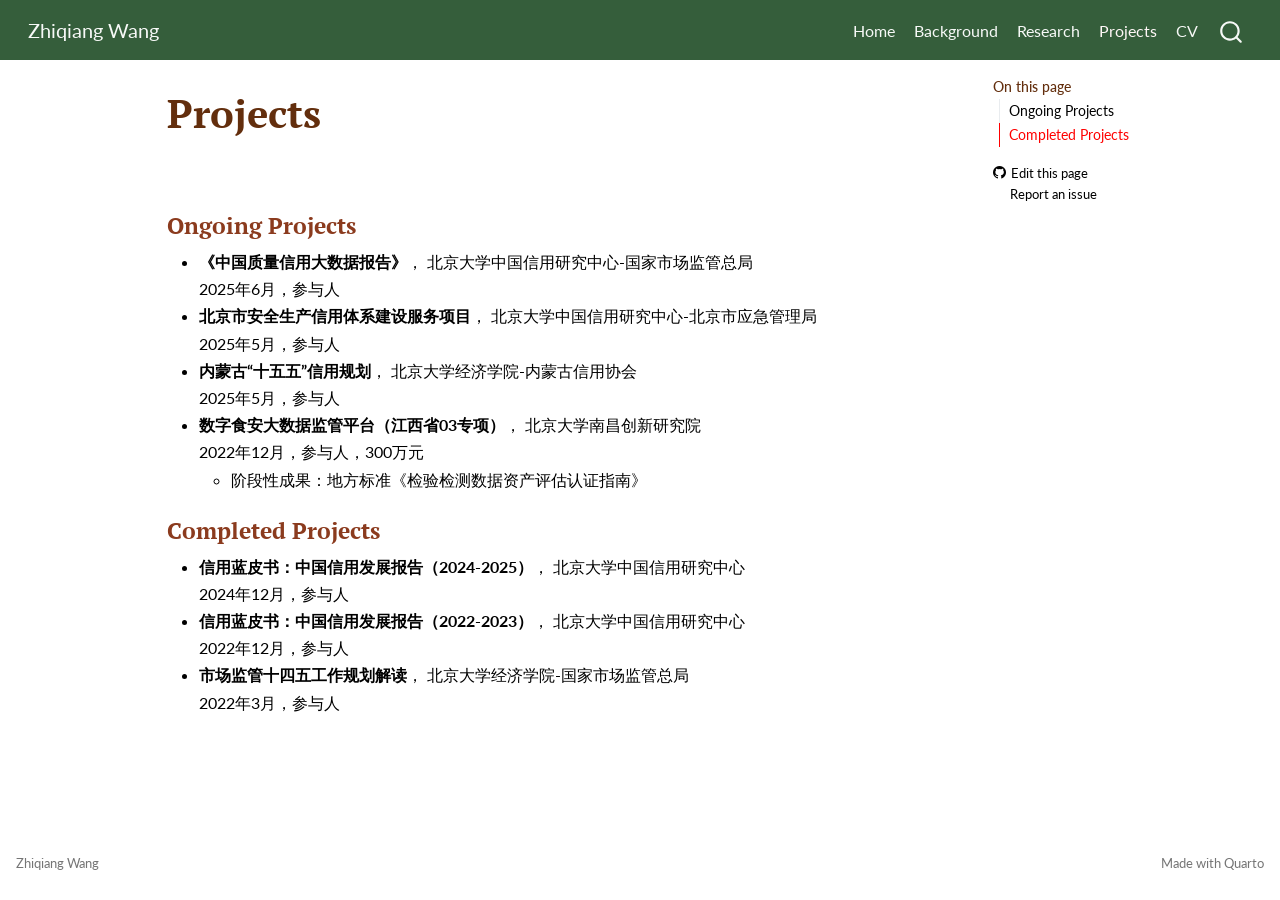
<file: project.html>
<!DOCTYPE html>
<html xmlns="http://www.w3.org/1999/xhtml" lang="en" xml:lang="en"><head>

<meta charset="utf-8">
<meta name="generator" content="quarto-1.11.9">

<meta name="viewport" content="width=device-width, initial-scale=1.0, user-scalable=yes">


<title>Projects – Zhiqiang Wang</title>
<style>
/* Default styles provided by pandoc.
** See https://pandoc.org/MANUAL.html#variables-for-html for config info.
*/
span.smallcaps{font-variant: small-caps;}
div.columns{display: flex; gap: 1.5em;}
div.column{flex: auto;}
@media screen {
div.columns{gap: min(4vw, 1.5em);}
div.column{overflow-x: auto;}
}
div.hanging-indent{margin-left: 1.5em; text-indent: -1.5em;}
ul.task-list{list-style: none;}
ul.task-list li input[type="checkbox"] {
  width: 0.8em;
  margin: 0 0.8em 0.2em -1em; /* quarto-specific, see https://github.com/quarto-dev/quarto-cli/issues/4556 */ 
  vertical-align: middle;
}
</style>


<script src="site_libs/quarto-nav/quarto-nav.js"></script>
<script src="site_libs/quarto-nav/headroom.min.js"></script>
<script src="site_libs/clipboard/clipboard.min.js"></script>
<script src="site_libs/quarto-search/autocomplete.umd.js"></script>
<script src="site_libs/quarto-search/fuse.min.js"></script>
<script src="site_libs/quarto-search/quarto-search.js"></script>
<meta name="quarto:offset" content="./">
<link href="./images/site-logo.png" rel="icon" type="image/png">
<script src="site_libs/quarto-html/quarto.js" type="module"></script>
<script src="site_libs/quarto-html/tabsets/tabsets.js" type="module"></script>
<script src="site_libs/quarto-html/scrollable-regions/scrollable-regions.js" type="module"></script>
<script src="site_libs/quarto-html/popper.min.js"></script>
<script src="site_libs/quarto-html/tippy.umd.min.js"></script>
<script src="site_libs/quarto-html/anchor.min.js"></script>
<link href="site_libs/quarto-html/tippy.css" rel="stylesheet">
<link href="site_libs/quarto-html/quarto-syntax-highlighting-00e69191a930b42b155058873613fefc.css" rel="stylesheet" id="quarto-text-highlighting-styles">
<script src="site_libs/bootstrap/bootstrap.min.js"></script>
<link href="site_libs/bootstrap/bootstrap-icons.css" rel="stylesheet">
<link href="site_libs/bootstrap/bootstrap-3b3950295e15abf14bed2add6fe6f8a5.min.css" rel="stylesheet" append-hash="true" id="quarto-bootstrap" data-mode="light">
<script id="quarto-search-options" type="application/json">{
  "location": "navbar",
  "copy-button": false,
  "collapse-after": 3,
  "panel-placement": "end",
  "type": "overlay",
  "limit": 50,
  "keyboard-shortcut": [
    "f",
    "/",
    "s"
  ],
  "show-item-context": false,
  "language": {
    "search-no-results-text": "No results",
    "search-matching-documents-text": "matching documents",
    "search-copy-link-title": "Copy link to search",
    "search-hide-matches-text": "Hide additional matches",
    "search-more-match-text": "more match in this document",
    "search-more-matches-text": "more matches in this document",
    "search-clear-button-title": "Clear",
    "search-text-placeholder": "",
    "search-detached-cancel-button-title": "Cancel",
    "search-submit-button-title": "Submit",
    "search-label": "Search"
  }
}</script>


</head>

<body class="nav-fixed quarto-light"><a id="quarto-skip-link" class="visually-hidden-focusable" href="#quarto-document-content">Skip to main content</a>

<div id="quarto-search-results"></div>
  <header id="quarto-header" class="headroom fixed-top">
    <nav class="navbar navbar-expand-lg " data-bs-theme="dark" aria-label="Site">
      <div class="navbar-container container-fluid">
      <div class="navbar-brand-container mx-auto">
    <a class="navbar-brand" href="./index.html">
    <span class="navbar-title">Zhiqiang Wang</span>
    </a>
  </div>
          <button class="navbar-toggler" type="button" data-bs-toggle="collapse" data-bs-target="#navbarCollapse" aria-controls="navbarCollapse" aria-expanded="false" aria-label="Toggle navigation" onclick="if (window.quartoToggleHeadroom) { window.quartoToggleHeadroom(); }">
  <span class="navbar-toggler-icon"></span>
</button>
          <div class="collapse navbar-collapse" id="navbarCollapse">
            <ul class="navbar-nav navbar-nav-scroll ms-auto">
  <li class="nav-item">
    <a class="nav-link" href="./index.html"> 
<span class="menu-text">Home</span></a>
  </li>  
  <li class="nav-item">
    <a class="nav-link" href="./background.html"> 
<span class="menu-text">Background</span></a>
  </li>  
  <li class="nav-item">
    <a class="nav-link" href="./publications.html"> 
<span class="menu-text">Research</span></a>
  </li>  
  <li class="nav-item">
    <a class="nav-link active" href="./project.html" aria-current="page"> 
<span class="menu-text">Projects</span></a>
  </li>  
  <li class="nav-item">
    <a class="nav-link" href="./CV.pdf"> 
<span class="menu-text">CV</span></a>
  </li>  
</ul>
          </div> <!-- /navcollapse -->
            <div class="quarto-navbar-tools">
</div>
            <div id="quarto-search" class="" title="Search"></div>
      </div> <!-- /container-fluid -->
    </nav>
</header>
<!-- content -->
<div id="quarto-content" class="quarto-container page-columns page-rows-contents page-layout-article page-navbar">
<!-- sidebar -->
<!-- margin-sidebar -->
    <div id="quarto-margin-sidebar" class="sidebar margin-sidebar">
        <nav id="TOC" role="doc-toc" aria-labelledby="toc-title" class="toc-active">
    <h2 id="toc-title">On this page</h2>
   
  <ul>
  <li><a href="#ongoing-projects" id="toc-ongoing-projects" class="nav-link active" data-scroll-target="#ongoing-projects">Ongoing Projects</a></li>
  <li><a href="#completed-projects" id="toc-completed-projects" class="nav-link" data-scroll-target="#completed-projects">Completed Projects</a></li>
  </ul>
<div class="toc-actions"><ul><li><a href="https://github.com/LuoChenq/zhiqiangwang.github.io/edit/main/project.qmd" class="toc-action"><i class="bi bi-github"></i>Edit this page</a></li><li><a href="https://github.com/LuoChenq/zhiqiangwang.github.io/issues/new" class="toc-action"><i class="bi empty"></i>Report an issue</a></li></ul></div></nav>
    </div>
<!-- main -->
<main class="content" id="quarto-document-content" tabindex="-1">

<header id="title-block-header" class="quarto-title-block default">
<div class="quarto-title">
<h1 class="title">Projects</h1>
</div>



<div class="quarto-title-meta">

    
  
    
  </div>
  


</header>


<p> </p>
<section id="ongoing-projects" class="level3">
<h3 class="anchored" data-anchor-id="ongoing-projects">Ongoing Projects</h3>
<ul>
<li><strong>《中国质量信用大数据报告》</strong>， 北京大学中国信用研究中心-国家市场监管总局<br>
2025年6月，参与人</li>
<li><strong>北京市安全生产信用体系建设服务项目</strong>， 北京大学中国信用研究中心-北京市应急管理局<br>
2025年5月，参与人<br>
</li>
<li><strong>内蒙古“十五五”信用规划</strong>， 北京大学经济学院-内蒙古信用协会<br>
2025年5月，参与人<br>
</li>
<li><strong>数字食安大数据监管平台（江西省03专项）</strong>， 北京大学南昌创新研究院<br>
2022年12月，参与人，300万元
<ul>
<li>阶段性成果：地方标准《检验检测数据资产评估认证指南》</li>
</ul></li>
</ul>
</section>
<section id="completed-projects" class="level3">
<h3 class="anchored" data-anchor-id="completed-projects">Completed Projects</h3>
<ul>
<li><strong>信用蓝皮书：中国信用发展报告（2024-2025）</strong>， 北京大学中国信用研究中心<br>
2024年12月，参与人<br>
</li>
<li><strong>信用蓝皮书：中国信用发展报告（2022-2023）</strong>， 北京大学中国信用研究中心<br>
2022年12月，参与人<br>
</li>
<li><strong>市场监管十四五工作规划解读</strong>， 北京大学经济学院-国家市场监管总局<br>
2022年3月，参与人</li>
</ul>


</section>

</main> <!-- /main -->
<script id="quarto-html-after-body" type="application/javascript">
  window.document.addEventListener("DOMContentLoaded", function (event) {
    const icon = "";
    const anchorJS = new window.AnchorJS();
    anchorJS.options = {
      placement: 'right',
      icon: icon
    };
    anchorJS.add('.anchored');
    const isCodeAnnotation = (el) => {
      for (const clz of el.classList) {
        if (clz.startsWith('code-annotation-')) {                     
          return true;
        }
      }
      return false;
    }
    const onCopySuccess = function(e) {
      // button target
      const button = e.trigger;
      // don't keep focus
      button.blur();
      // flash "checked"
      button.classList.add('code-copy-button-checked');
      var currentTitle = button.getAttribute("title");
      button.setAttribute("title", "Copied!");
      let tooltip;
      if (window.bootstrap) {
        button.setAttribute("data-bs-toggle", "tooltip");
        button.setAttribute("data-bs-placement", "left");
        button.setAttribute("data-bs-title", "Copied!");
        tooltip = new bootstrap.Tooltip(button, 
          { trigger: "manual", 
            customClass: "code-copy-button-tooltip",
            offset: [0, -8]});
        tooltip.show();    
      }
      setTimeout(function() {
        if (tooltip) {
          tooltip.hide();
          button.removeAttribute("data-bs-title");
          button.removeAttribute("data-bs-toggle");
          button.removeAttribute("data-bs-placement");
        }
        button.setAttribute("title", currentTitle);
        button.classList.remove('code-copy-button-checked');
      }, 1000);
      // clear code selection
      e.clearSelection();
    }
    const getTextToCopy = function(trigger) {
      const outerScaffold = trigger.parentElement.cloneNode(true);
      const codeEl = outerScaffold.querySelector('code');
      for (const childEl of codeEl.children) {
        if (isCodeAnnotation(childEl)) {
          childEl.remove();
        }
      }
      return codeEl.innerText;
    }
    const clipboard = new window.ClipboardJS('.code-copy-button:not([data-in-quarto-modal])', {
      text: getTextToCopy
    });
    clipboard.on('success', onCopySuccess);
    if (window.document.getElementById('quarto-embedded-source-code-modal')) {
      const clipboardModal = new window.ClipboardJS('.code-copy-button[data-in-quarto-modal]', {
        text: getTextToCopy,
        container: window.document.getElementById('quarto-embedded-source-code-modal')
      });
      clipboardModal.on('success', onCopySuccess);
    }
      var localhostRegex = new RegExp(/^(?:http|https):\/\/localhost\:?[0-9]*\//);
      var mailtoRegex = new RegExp(/^mailto:/);
        var filterRegex = new RegExp("https:\/\/zhiqiangwang\.github\.io");
      var isInternal = (href) => {
          return filterRegex.test(href) || localhostRegex.test(href) || mailtoRegex.test(href);
      }
      // Inspect non-navigation links and adorn them if external
      window.quartoDecorateExternalLinks = function (root) {
     var links = (root || window.document).querySelectorAll('a[href]:not(.nav-link):not(.navbar-brand):not(.toc-action):not(.sidebar-link):not(.sidebar-item-toggle):not(.pagination-link):not(.no-external):not([aria-hidden]):not(.dropdown-item):not(.quarto-navigation-tool):not(.about-link)');
      for (var i=0; i<links.length; i++) {
        const link = links[i];
        if (!isInternal(link.href)) {
          // undo the damage that might have been done by quarto-nav.js in the case of
          // links that we want to consider external
          if (link.dataset.originalHref !== undefined) {
            link.href = link.dataset.originalHref;
          }
          if (!link.classList.contains('no-external-icon')) {
          }
        }
      }
      };
      window.quartoDecorateExternalLinks(window.document);
    // Esc closes the popup (WCAG 1.4.13) and focus leaving both trigger and
    // popup closes it (WCAG 2.4.11); tippy handles neither for interactive popups.
    const hideOnEscAndFocusOut = {
      name: 'hideOnEscAndFocusOut',
      defaultValue: true,
      fn(instance) {
        const dismiss = () => {
          // A show scheduled by the trigger delay would otherwise reopen it
          instance.clearDelayTimeouts();
          instance.hide();
        };
        const onKeyDown = (event) => {
          if (event.key !== 'Escape') {
            return;
          }
          // Keep Esc from also reaching page handlers (e.g. reveal.js overview),
          // except an open reveal.js slide menu, which Esc should close too.
          // The menu handles keys only when its keyboard option is on.
          const menuHandlesEsc = window.Reveal?.getPlugin?.('menu')?.isOpen() &&
            window.Reveal.getConfig().menu?.keyboard !== false;
          if (!menuHandlesEsc) {
            event.stopPropagation();
          }
          if (instance.popper.contains(window.document.activeElement)) {
            // Disabled while refocusing so the focus trigger does not reopen it
            instance.disable();
            instance.reference.focus();
            instance.enable();
          }
          dismiss();
        };
        const onFocusOut = (event) => {
          const target = event.relatedTarget;
          if (target && !instance.reference.contains(target) &&
              !instance.popper.contains(target)) {
            dismiss();
          }
        };
        // On the trigger too: a click trigger (code-annotations: select) has no
        // blur handling. Attached for the instance's lifetime so leaving the
        // trigger also cancels a show still pending on the trigger delay.
        instance.reference.addEventListener('focusout', onFocusOut);
        return {
          onShow() {
            window.document.addEventListener('keydown', onKeyDown, true);
            instance.popper.addEventListener('focusout', onFocusOut);
          },
          onHide() {
            window.document.removeEventListener('keydown', onKeyDown, true);
            instance.popper.removeEventListener('focusout', onFocusOut);
          },
          onDestroy() {
            instance.reference.removeEventListener('focusout', onFocusOut);
          },
        };
      },
    };
    function tippyHover(el, contentFn, onTriggerFn, onUntriggerFn) {
      const config = {
        allowHTML: true,
        maxWidth: 500,
        delay: 100,
        arrow: false,
        appendTo: function(el) {
            return el.parentElement;
        },
        interactive: true,
        interactiveBorder: 10,
        theme: 'quarto',
        placement: 'bottom-start',
        plugins: [hideOnEscAndFocusOut],
      };
      if (contentFn) {
        config.content = contentFn;
      }
      if (onTriggerFn) {
        config.onTrigger = onTriggerFn;
      }
      if (onUntriggerFn) {
        config.onUntrigger = onUntriggerFn;
      }
      window.tippy(el, config); 
    }
    const noterefs = window.document.querySelectorAll('a[role="doc-noteref"]');
    for (var i=0; i<noterefs.length; i++) {
      const ref = noterefs[i];
      tippyHover(ref, function() {
        // use id or data attribute instead here
        let href = ref.getAttribute('data-footnote-href') || ref.getAttribute('href');
        try { href = new URL(href).hash; } catch {}
        const id = href.replace(/^#\/?/, "");
        const note = window.document.getElementById(id);
        if (note) {
          return note.innerHTML;
        } else {
          return "";
        }
      });
    }
    const xrefs = window.document.querySelectorAll('a.quarto-xref');
    const processXRef = (id, note) => {
      // Strip column container classes
      const stripColumnClz = (el) => {
        el.classList.remove("page-full", "page-columns");
        if (el.children) {
          for (const child of el.children) {
            stripColumnClz(child);
          }
        }
      }
      stripColumnClz(note)
      if (id === null || id.startsWith('sec-')) {
        // Special case sections, only their first couple elements
        const container = document.createElement("div");
        if (note.children && note.children.length > 2) {
          container.appendChild(note.children[0].cloneNode(true));
          for (let i = 1; i < note.children.length; i++) {
            const child = note.children[i];
            if (child.tagName === "P" && child.innerText === "") {
              continue;
            } else {
              container.appendChild(child.cloneNode(true));
              break;
            }
          }
          if (window.Quarto?.typesetMath) {
            window.Quarto.typesetMath(container);
          }
          return container.innerHTML
        } else {
          if (window.Quarto?.typesetMath) {
            window.Quarto.typesetMath(note);
          }
          return note.innerHTML;
        }
      } else {
        // Remove any anchor links if they are present
        const anchorLink = note.querySelector('a.anchorjs-link');
        if (anchorLink) {
          anchorLink.remove();
        }
        if (window.Quarto?.typesetMath) {
          window.Quarto.typesetMath(note);
        }
        if (note.classList.contains("callout")) {
          return note.outerHTML;
        } else {
          return note.innerHTML;
        }
      }
    }
    for (var i=0; i<xrefs.length; i++) {
      const xref = xrefs[i];
      tippyHover(xref, undefined, function(instance) {
        instance.disable();
        let url = xref.getAttribute('href');
        let hash = undefined; 
        if (url.startsWith('#')) {
          hash = url;
        } else {
          try { hash = new URL(url).hash; } catch {}
        }
        if (hash) {
          const id = hash.replace(/^#\/?/, "");
          const note = window.document.getElementById(id);
          if (note !== null) {
            try {
              const html = processXRef(id, note.cloneNode(true));
              instance.setContent(html);
            } finally {
              instance.enable();
              instance.show();
            }
          } else {
            // See if we can fetch this
            fetch(url.split('#')[0])
            .then(res => res.text())
            .then(html => {
              const parser = new DOMParser();
              const htmlDoc = parser.parseFromString(html, "text/html");
              const note = htmlDoc.getElementById(id);
              if (note !== null) {
                const html = processXRef(id, note);
                instance.setContent(html);
              } 
            }).finally(() => {
              instance.enable();
              instance.show();
            });
          }
        } else {
          // See if we can fetch a full url (with no hash to target)
          // This is a special case and we should probably do some content thinning / targeting
          fetch(url)
          .then(res => res.text())
          .then(html => {
            const parser = new DOMParser();
            const htmlDoc = parser.parseFromString(html, "text/html");
            const note = htmlDoc.querySelector('main.content');
            if (note !== null) {
              // This should only happen for chapter cross references
              // (since there is no id in the URL)
              // remove the first header
              if (note.children.length > 0 && note.children[0].tagName === "HEADER") {
                note.children[0].remove();
              }
              const html = processXRef(null, note);
              instance.setContent(html);
            } 
          }).finally(() => {
            instance.enable();
            instance.show();
          });
        }
      }, function(instance) {
      });
    }
        let selectedAnnoteEl;
        const selectorForAnnotation = ( cell, annotation) => {
          let cellAttr = 'data-code-cell="' + cell + '"';
          let lineAttr = 'data-code-annotation="' +  annotation + '"';
          const selector = 'span[' + cellAttr + '][' + lineAttr + ']';
          return selector;
        }
        const selectCodeLines = (annoteEl) => {
          const doc = window.document;
          const targetCell = annoteEl.getAttribute("data-target-cell");
          const targetAnnotation = annoteEl.getAttribute("data-target-annotation");
          const annoteSpan = window.document.querySelector(selectorForAnnotation(targetCell, targetAnnotation));
          const lines = annoteSpan.getAttribute("data-code-lines").split(",");
          const lineIds = lines.map((line) => {
            return targetCell + "-" + line;
          })
          // Each band is positioned against its own containing block, which is
          // not the offsetParent of the lines, so place it from client rects.
          const placeBand = (band, firstEl, lastEl, codeBlock) => {
            const container = band.offsetParent;
            if (container === null) {
              return;
            }
            const containerRect = container.getBoundingClientRect();
            // Reveal.js scales slides with a transform, so convert client
            // pixels back to the CSS pixels of the container.
            const scale = containerRect.height / container.offsetHeight || 1;
            const firstRect = firstEl.getBoundingClientRect();
            const lastRect = lastEl.getBoundingClientRect();
            const top = (firstRect.top - containerRect.top) / scale - container.clientTop + container.scrollTop;
            const height = (lastRect.bottom - firstRect.top) / scale;
            band.style.top = top - 2 + "px";
            band.style.height = height + 4 + "px";
            if (codeBlock) {
              // Without the copy button wrapper, the containing block is wider
              // than the code block, so span the code block explicitly.
              const blockRect = codeBlock.getBoundingClientRect();
              band.style.left = (blockRect.left - containerRect.left) / scale - container.clientLeft + container.scrollLeft + "px";
              band.style.width = blockRect.width / scale + "px";
            }
          };
          if (lineIds.length > 0) {
            const el = window.document.getElementById(lineIds[0]);
            const lastEl = window.document.getElementById(lineIds[lineIds.length - 1]);
            const parent = el.parentElement.parentElement;
            // cook up a div (if necessary) and position it
            let div = window.document.getElementById("code-annotation-line-highlight");
            if (div === null) {
              div = window.document.createElement("div");
              div.setAttribute("id", "code-annotation-line-highlight");
              div.style.position = 'absolute';
              parent.appendChild(div);
            }
            placeBand(div, el, lastEl, parent.closest("div.sourceCode") || parent);
            let gutterDiv = window.document.getElementById("code-annotation-line-highlight-gutter");
            if (gutterDiv === null) {
              gutterDiv = window.document.createElement("div");
              gutterDiv.setAttribute("id", "code-annotation-line-highlight-gutter");
              gutterDiv.style.position = 'absolute';
              const codeCell = window.document.getElementById(targetCell);
              const gutter = codeCell.querySelector('.code-annotation-gutter');
              gutter.appendChild(gutterDiv);
            }
            placeBand(gutterDiv, el, lastEl);
            selectedAnnoteEl = annoteEl;
          }
        };
        const unselectCodeLines = () => {
          const elementsIds = ["code-annotation-line-highlight", "code-annotation-line-highlight-gutter"];
          elementsIds.forEach((elId) => {
            const div = window.document.getElementById(elId);
            if (div) {
              div.remove();
            }
          });
          selectedAnnoteEl = undefined;
        };
          // Handle positioning of the toggle
      window.addEventListener(
        "resize",
        throttle(() => {
          elRect = undefined;
          if (selectedAnnoteEl) {
            selectCodeLines(selectedAnnoteEl);
          }
        }, 10)
      );
      function throttle(fn, ms) {
      let throttle = false;
      let timer;
        return (...args) => {
          if(!throttle) { // first call gets through
              fn.apply(this, args);
              throttle = true;
          } else { // all the others get throttled
              if(timer) clearTimeout(timer); // cancel #2
              timer = setTimeout(() => {
                fn.apply(this, args);
                timer = throttle = false;
              }, ms);
          }
        };
      }
        // Attach click handler to the DT
        const annoteDls = window.document.querySelectorAll('dt[data-target-cell]');
        for (const annoteDlNode of annoteDls) {
          annoteDlNode.addEventListener('click', (event) => {
            const clickedEl = event.target;
            if (clickedEl !== selectedAnnoteEl) {
              unselectCodeLines();
              const activeEl = window.document.querySelector('dt[data-target-cell].code-annotation-active');
              if (activeEl) {
                activeEl.classList.remove('code-annotation-active');
              }
              selectCodeLines(clickedEl);
              clickedEl.classList.add('code-annotation-active');
            } else {
              // Unselect the line
              unselectCodeLines();
              clickedEl.classList.remove('code-annotation-active');
            }
          });
        }
    const findCites = (el) => {
      const parentEl = el.parentElement;
      if (parentEl) {
        const cites = parentEl.dataset.cites;
        if (cites) {
          return {
            el,
            cites: cites.split(' ')
          };
        } else {
          return findCites(el.parentElement)
        }
      } else {
        return undefined;
      }
    };
    var bibliorefs = window.document.querySelectorAll('a[role="doc-biblioref"]');
    for (var i=0; i<bibliorefs.length; i++) {
      const ref = bibliorefs[i];
      const citeInfo = findCites(ref);
      if (citeInfo) {
        tippyHover(citeInfo.el, function() {
          var popup = window.document.createElement('div');
          citeInfo.cites.forEach(function(cite) {
            var citeDiv = window.document.createElement('div');
            citeDiv.classList.add('hanging-indent');
            citeDiv.classList.add('csl-entry');
            var biblioDiv = window.document.getElementById('ref-' + cite);
            if (biblioDiv) {
              citeDiv.innerHTML = biblioDiv.innerHTML;
            }
            popup.appendChild(citeDiv);
          });
          return popup.innerHTML;
        });
      }
    }
  });
  </script>
  <script type="application/javascript">
  window.quartoScrollableRegionsLabels = {"code":"Scrollable code","output":"Scrollable output"};
  </script>
</div> <!-- /content -->
<footer class="footer">
  <div class="nav-footer">
    <div class="nav-footer-left">
<p><a href="https://github.com/LuoChenq/zhiqiangwang.github.io">Zhiqiang Wang</a><br></p>
</div>   
    <div class="nav-footer-center">
      &nbsp;
    <div class="toc-actions d-sm-block d-md-none"><ul><li><a href="https://github.com/LuoChenq/zhiqiangwang.github.io/edit/main/project.qmd" class="toc-action"><i class="bi bi-github"></i>Edit this page</a></li><li><a href="https://github.com/LuoChenq/zhiqiangwang.github.io/issues/new" class="toc-action"><i class="bi empty"></i>Report an issue</a></li></ul></div></div>
    <div class="nav-footer-right">
<p>Made with <a href="https://quarto.org/">Quarto</a><br></p>
</div>
  </div>
</footer>




</body></html>
</file>
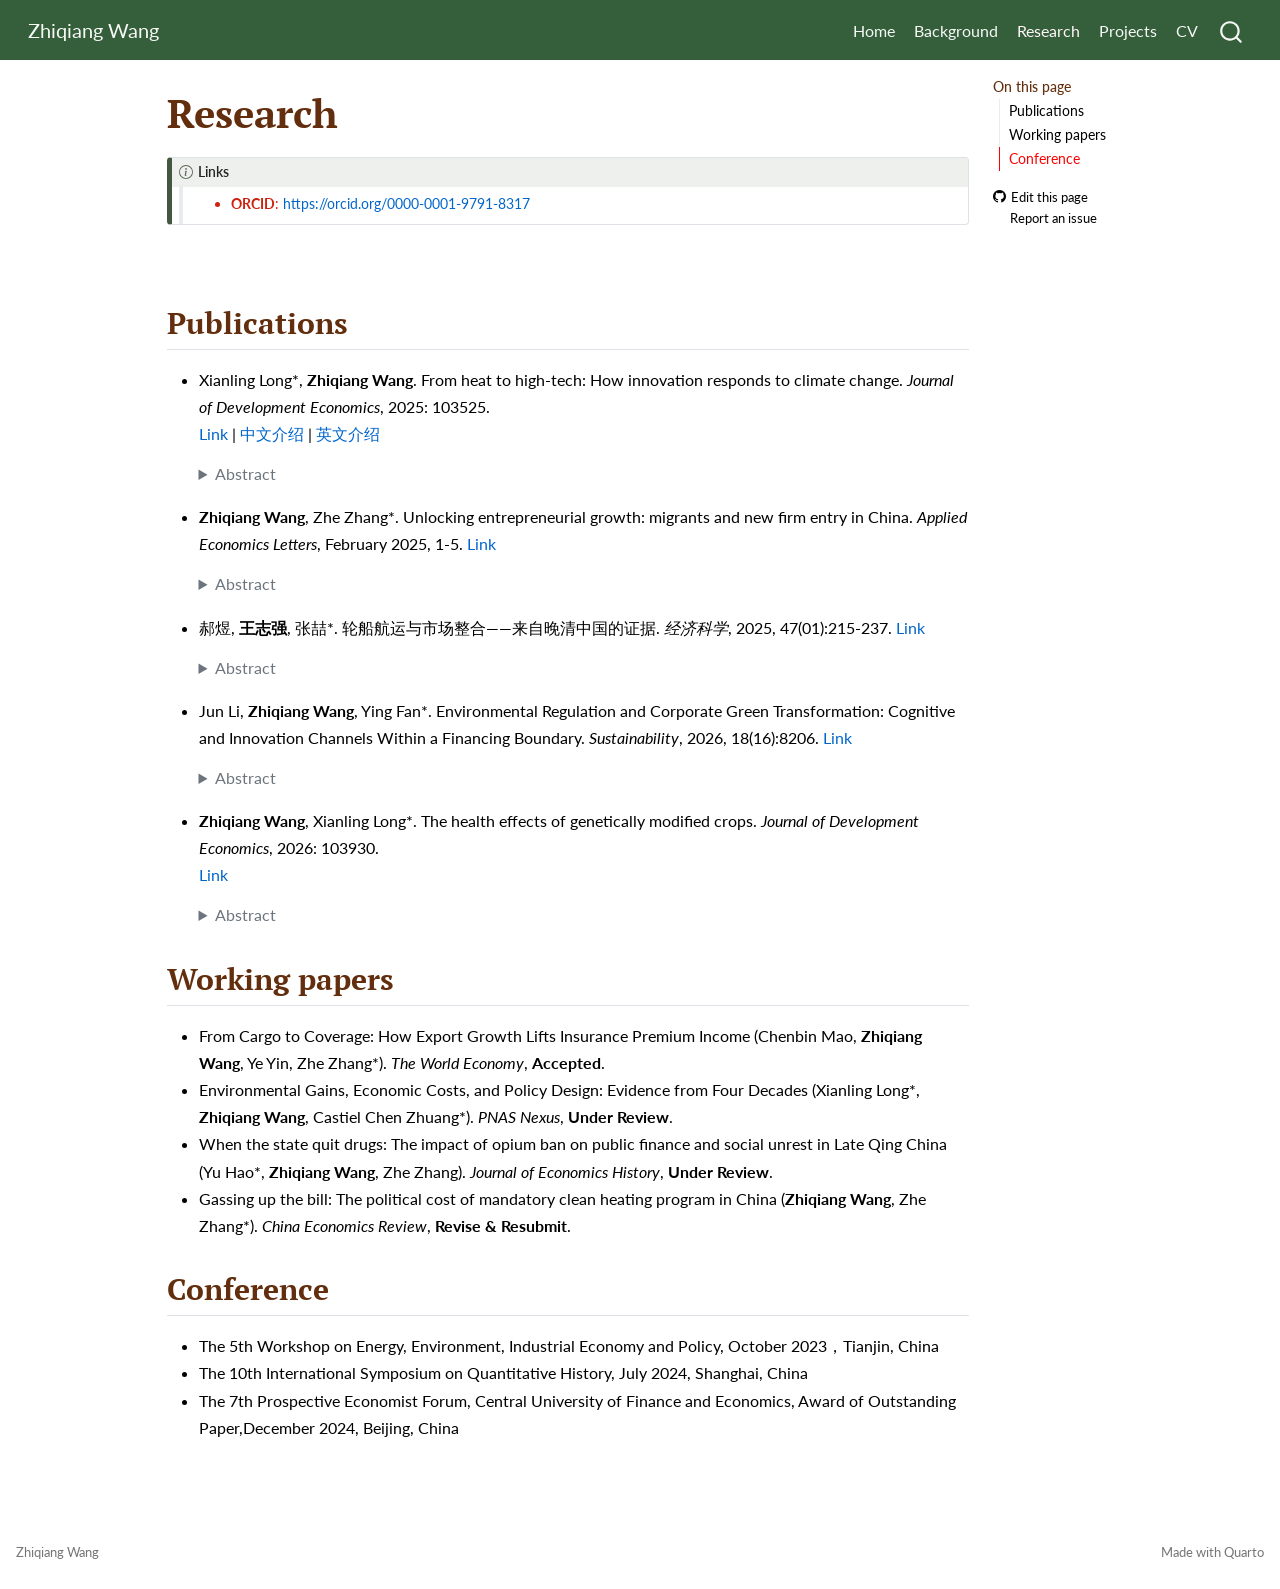
<file: publications.html>
<!DOCTYPE html>
<html xmlns="http://www.w3.org/1999/xhtml" lang="en" xml:lang="en"><head>

<meta charset="utf-8">
<meta name="generator" content="quarto-1.11.9">

<meta name="viewport" content="width=device-width, initial-scale=1.0, user-scalable=yes">


<title>Research – Zhiqiang Wang</title>
<style>
/* Default styles provided by pandoc.
** See https://pandoc.org/MANUAL.html#variables-for-html for config info.
*/
span.smallcaps{font-variant: small-caps;}
div.columns{display: flex; gap: 1.5em;}
div.column{flex: auto;}
@media screen {
div.columns{gap: min(4vw, 1.5em);}
div.column{overflow-x: auto;}
}
div.hanging-indent{margin-left: 1.5em; text-indent: -1.5em;}
ul.task-list{list-style: none;}
ul.task-list li input[type="checkbox"] {
  width: 0.8em;
  margin: 0 0.8em 0.2em -1em; /* quarto-specific, see https://github.com/quarto-dev/quarto-cli/issues/4556 */ 
  vertical-align: middle;
}
</style>


<script src="site_libs/quarto-nav/quarto-nav.js"></script>
<script src="site_libs/quarto-nav/headroom.min.js"></script>
<script src="site_libs/clipboard/clipboard.min.js"></script>
<script src="site_libs/quarto-search/autocomplete.umd.js"></script>
<script src="site_libs/quarto-search/fuse.min.js"></script>
<script src="site_libs/quarto-search/quarto-search.js"></script>
<meta name="quarto:offset" content="./">
<link href="./images/site-logo.png" rel="icon" type="image/png">
<script src="site_libs/quarto-html/quarto.js" type="module"></script>
<script src="site_libs/quarto-html/tabsets/tabsets.js" type="module"></script>
<script src="site_libs/quarto-html/scrollable-regions/scrollable-regions.js" type="module"></script>
<script src="site_libs/quarto-html/popper.min.js"></script>
<script src="site_libs/quarto-html/tippy.umd.min.js"></script>
<script src="site_libs/quarto-html/anchor.min.js"></script>
<link href="site_libs/quarto-html/tippy.css" rel="stylesheet">
<link href="site_libs/quarto-html/quarto-syntax-highlighting-00e69191a930b42b155058873613fefc.css" rel="stylesheet" id="quarto-text-highlighting-styles">
<script src="site_libs/bootstrap/bootstrap.min.js"></script>
<link href="site_libs/bootstrap/bootstrap-icons.css" rel="stylesheet">
<link href="site_libs/bootstrap/bootstrap-3b3950295e15abf14bed2add6fe6f8a5.min.css" rel="stylesheet" append-hash="true" id="quarto-bootstrap" data-mode="light">
<script id="quarto-search-options" type="application/json">{
  "location": "navbar",
  "copy-button": false,
  "collapse-after": 3,
  "panel-placement": "end",
  "type": "overlay",
  "limit": 50,
  "keyboard-shortcut": [
    "f",
    "/",
    "s"
  ],
  "show-item-context": false,
  "language": {
    "search-no-results-text": "No results",
    "search-matching-documents-text": "matching documents",
    "search-copy-link-title": "Copy link to search",
    "search-hide-matches-text": "Hide additional matches",
    "search-more-match-text": "more match in this document",
    "search-more-matches-text": "more matches in this document",
    "search-clear-button-title": "Clear",
    "search-text-placeholder": "",
    "search-detached-cancel-button-title": "Cancel",
    "search-submit-button-title": "Submit",
    "search-label": "Search"
  }
}</script>


</head>

<body class="nav-fixed quarto-light"><a id="quarto-skip-link" class="visually-hidden-focusable" href="#quarto-document-content">Skip to main content</a>

<div id="quarto-search-results"></div>
  <header id="quarto-header" class="headroom fixed-top">
    <nav class="navbar navbar-expand-lg " data-bs-theme="dark" aria-label="Site">
      <div class="navbar-container container-fluid">
      <div class="navbar-brand-container mx-auto">
    <a class="navbar-brand" href="./index.html">
    <span class="navbar-title">Zhiqiang Wang</span>
    </a>
  </div>
          <button class="navbar-toggler" type="button" data-bs-toggle="collapse" data-bs-target="#navbarCollapse" aria-controls="navbarCollapse" aria-expanded="false" aria-label="Toggle navigation" onclick="if (window.quartoToggleHeadroom) { window.quartoToggleHeadroom(); }">
  <span class="navbar-toggler-icon"></span>
</button>
          <div class="collapse navbar-collapse" id="navbarCollapse">
            <ul class="navbar-nav navbar-nav-scroll ms-auto">
  <li class="nav-item">
    <a class="nav-link" href="./index.html"> 
<span class="menu-text">Home</span></a>
  </li>  
  <li class="nav-item">
    <a class="nav-link" href="./background.html"> 
<span class="menu-text">Background</span></a>
  </li>  
  <li class="nav-item">
    <a class="nav-link active" href="./publications.html" aria-current="page"> 
<span class="menu-text">Research</span></a>
  </li>  
  <li class="nav-item">
    <a class="nav-link" href="./project.html"> 
<span class="menu-text">Projects</span></a>
  </li>  
  <li class="nav-item">
    <a class="nav-link" href="./CV.pdf"> 
<span class="menu-text">CV</span></a>
  </li>  
</ul>
          </div> <!-- /navcollapse -->
            <div class="quarto-navbar-tools">
</div>
            <div id="quarto-search" class="" title="Search"></div>
      </div> <!-- /container-fluid -->
    </nav>
</header>
<!-- content -->
<div id="quarto-content" class="quarto-container page-columns page-rows-contents page-layout-article page-navbar">
<!-- sidebar -->
<!-- margin-sidebar -->
    <div id="quarto-margin-sidebar" class="sidebar margin-sidebar">
        <nav id="TOC" role="doc-toc" aria-labelledby="toc-title" class="toc-active">
    <h2 id="toc-title">On this page</h2>
   
  <ul>
  <li><a href="#publications" id="toc-publications" class="nav-link active" data-scroll-target="#publications">Publications</a></li>
  <li><a href="#working-papers" id="toc-working-papers" class="nav-link" data-scroll-target="#working-papers">Working papers</a></li>
  <li><a href="#conference" id="toc-conference" class="nav-link" data-scroll-target="#conference">Conference</a></li>
  </ul>
<div class="toc-actions"><ul><li><a href="https://github.com/LuoChenq/zhiqiangwang.github.io/edit/main/publications.qmd" class="toc-action"><i class="bi bi-github"></i>Edit this page</a></li><li><a href="https://github.com/LuoChenq/zhiqiangwang.github.io/issues/new" class="toc-action"><i class="bi empty"></i>Report an issue</a></li></ul></div></nav>
    </div>
<!-- main -->
<main class="content" id="quarto-document-content" tabindex="-1">

<header id="title-block-header" class="quarto-title-block default">
<div class="quarto-title">
<h1 class="title">Research</h1>
</div>



<div class="quarto-title-meta">

    
  
    
  </div>
  


</header>


<div class="callout callout-style-default callout-note callout-titled">
<div class="callout-header d-flex align-content-center">
<div class="callout-icon-container">
<i class="callout-icon"></i>
</div>
<div class="callout-title-container flex-fill">
<span class="screen-reader-only">Note</span>Links
</div>
</div>
<div class="callout-body-container callout-body">
<blockquote class="blockquote">
<ul>
<li><strong>ORCID</strong>: <a href="https://orcid.org/0000-0001-9791-8317" class="uri">https://orcid.org/0000-0001-9791-8317</a></li>
</ul>
</blockquote>
</div>
</div>
<p> </p>
<section id="publications" class="level2">
<h2 class="anchored" data-anchor-id="publications">Publications</h2>
<ul>
<li><p>Xianling Long*, <strong>Zhiqiang Wang</strong>. From heat to high-tech: How innovation responds to climate change. <em>Journal of Development Economics</em>, 2025: 103525.<br>
<a href="https://www.sciencedirect.com/science/article/pii/S0304387825000768">Link</a> | <a href="https://mp.weixin.qq.com/s/68jwuurFhctYJFucG1JmvA">中文介绍</a> | <a href="https://voxdev.org/topic/energy-environment/heat-high-tech-how-innovation-responds-climate-change">英文介绍</a><br>
</p>
<div style="margin-top:-0.2em;">

</div>
<details>
<summary>
<p>Abstract</p>
</summary>
<p>This paper examines how firms respond to climate change through technological innovation. We emphasize that firms facing climate change are not always those innovating. Instead, innovation occurs either to mitigate a firm’s own climate-related damages (internal demand) or to supply climate-related technologies to other firms (external demand). To reflect this, we measure patent-specific exposure to climate change rather than traditional firm-level exposure to local temperatures. Our findings show that in China, climate adaptation patents increased by 8.62%, and climate mitigation patents grew by 10.68% in response to climate change. We document that new technologies respond positively to climate change due to rising public awareness, shifting demand, and regulatory pressures.</p>
</details></li>
<li><p><strong>Zhiqiang Wang</strong>, Zhe Zhang*. Unlocking entrepreneurial growth: migrants and new firm entry in China. <em>Applied Economics Letters</em>, February 2025, 1-5. <a href="https://doi.org/10.1080/13504851.2025.2472033">Link</a></p>
<div style="margin-top:-0.2em;">

</div>
<details>
<summary>
<p>Abstract</p>
</summary>
<p>Using administrative data on firm registrations in China from 2000 to 2005 and employing a shift-share design, this study estimates the causal impact of rural-urban migration on new firm entry. Our findings show that the influx of migrants significantly increases new firm creation by reducing wages for low- skilled labour, thereby lowering labour costs for firms. This effect is especially pronounced in industries characterized by lower patent intensity, lower skill requirements, and higher labour intensity. The study underscores the vital role of labour mobility in driving entrepreneurial growth.</p>
</details></li>
<li><p>郝煜, <strong>王志强</strong>, 张喆*. 轮船航运与市场整合——来自晚清中国的证据. <em>经济科学</em>, 2025, 47(01):215-237. <a href="https://ccj.pku.edu.cn/article/info?aid=664327856459845">Link</a><br>
</p>
<div style="margin-top:-0.2em;">

</div>
<details>
<summary>
<p>Abstract</p>
</summary>
<p>以蒸汽为主要动力的轮船的引进改进了内河航运的效率， 降低了交通成本，提高了清末中国的市场整合程度。 本文以清政府在 «马关条约» 后允许轮船进入非通商口岸的内河航运为准自然实验。 研究发现， 轮船航运提高了位于同一条长江支流的府对之间的市场整合程度， 相对于对照组， 这些府对间的粮价差异降低了 4.65%。 这解释了该地区这一时期实际粮价差异下降的 37%。 机制分析表明， 这种效应只在具备通航条件的长江支流以及通航条件较好的府对较为明显。 最后， 该效应对于运输距离较长、 贸易潜力较大的府对影响更大， 这表明轮船技术的应用存在固定成本和规模经济。 本文的发现表明近代以来的市场一体化受制于制度、 地理、 市场规模等因素， 呈现出曲折发展和时空局限的面貌， 从而为今天 “构建国内统一大市场” 战略的实施提供了有益的历史镜鉴。</p>
</details></li>
<li><p>Jun Li, <strong>Zhiqiang Wang</strong>, Ying Fan*. Environmental Regulation and Corporate Green Transformation: Cognitive and Innovation Channels Within a Financing Boundary. <em>Sustainability</em>, 2026, 18(16):8206. <a href="https://www.mdpi.com/2071-1050/18/16/8206">Link</a><br>
</p>
<div style="margin-top:-0.2em;">

</div>
<details>
<summary>
<p>Abstract</p>
</summary>
<p>Environmental regulation is widely regarded as an institutional driver of corporate green transformation, yet how it operates on firms and for whom remains unsettled. Treating the 2015 entry into force of China’s revised Environmental Protection Law as a quasi-natural experiment, this study estimates a difference-in-differences (DID) model on 38,910 firm-year observations covering 4447 Shanghai and Shenzhen A-share firms over 2010–2024. Corporate green transformation is measured along three dimensions—the length-normalized intensity of green-transformation language in annual reports, green patent output, and green total factor productivity—and combined into a composite index. The regulation raises green-transformation intensity by 0.156 (about 14.8% of the sample mean) and green total factor productivity by 0.0021; pre-reform event-study coefficients are jointly insignificant, no randomized placebo reaches the observed estimate, and the result survives propensity-score matching and province-by-year fixed effects. It is accompanied by falling greenwashing and rising disclosure specificity, indicating that the additional green language is not merely talk. Bootstrap mediation tests support transmission through executive green cognition and through green exploratory, but not exploitative, innovation. Contrary to the received view, the law did not loosen financing constraints; instead, pre-reform financial capacity bounds the response, and firms that were more constrained respond substantially less. Effects are larger for digitally capable, better-governed firms and in more marketized regions, and command-and-control instruments outperform market-based pilots over this window.</p>
</details></li>
<li><p><strong>Zhiqiang Wang</strong>, Xianling Long*. The health effects of genetically modified crops. <em>Journal of Development Economics</em>, 2026: 103930.<br>
<a href="https://www.sciencedirect.com/science/article/pii/S0304387826002130">Link</a><br>
</p>
<div style="margin-top:-0.2em;">

</div>
<details>
<summary>
<p>Abstract</p>
</summary>
<p>Public debates on genetically modified (GM) crops center on environmental and health risks, yet evidence remains limited and focuses largely on herbicide-tolerant varieties or on local exposure, leaving the broad consequences of insect-resistant crops unclear. Insect-resistant crops can reduce pesticide use and generate health effects beyond directly exposed farmers. Yet their net effects are ambiguous, as any environmental gains may be offset by crop substitution, pest resistance, industrial expansion, and land-use change. We exploit the staggered approval of Bt cotton across China, combined with river networks that link cotton-growing areas to downstream residents. Bt cotton approval leads to significant downstream reductions in under-five mortality by 4.2%, driven by reduced pesticide use and improved water quality. In aggregate, Bt cotton approval reduces national pesticide use by 3.2%. The findings show that the social value of insect-resistant GM crops can be significantly underestimated, as they generate positive health externalities through environmental spillovers.</p>
</details></li>
</ul>
</section>
<section id="working-papers" class="level2">
<h2 class="anchored" data-anchor-id="working-papers">Working papers</h2>
<ul>
<li>From Cargo to Coverage: How Export Growth Lifts Insurance Premium Income (Chenbin Mao, <strong>Zhiqiang Wang</strong>, Ye Yin, Zhe Zhang*). <em>The World Economy</em>, <strong>Accepted</strong>.</li>
<li>Environmental Gains, Economic Costs, and Policy Design: Evidence from Four Decades (Xianling Long*, <strong>Zhiqiang Wang</strong>, Castiel Chen Zhuang*). <em>PNAS Nexus</em>, <strong>Under Review</strong>.</li>
<li>When the state quit drugs: The impact of opium ban on public finance and social unrest in Late Qing China (Yu Hao*, <strong>Zhiqiang Wang</strong>, Zhe Zhang). <em>Journal of Economics History</em>, <strong>Under Review</strong>.</li>
<li>Gassing up the bill: The political cost of mandatory clean heating program in China (<strong>Zhiqiang Wang</strong>, Zhe Zhang*). <em>China Economics Review</em>, <strong>Revise &amp; Resubmit</strong>.</li>
</ul>
</section>
<section id="conference" class="level2">
<h2 class="anchored" data-anchor-id="conference">Conference</h2>
<ul>
<li>The 5th Workshop on Energy, Environment, Industrial Economy and Policy, October 2023，Tianjin, China</li>
<li>The 10th International Symposium on Quantitative History, July 2024, Shanghai, China</li>
<li>The 7th Prospective Economist Forum, Central University of Finance and Economics, Award of Outstanding Paper,December 2024, Beijing, China</li>
</ul>


</section>

</main> <!-- /main -->
<script id="quarto-html-after-body" type="application/javascript">
  window.document.addEventListener("DOMContentLoaded", function (event) {
    const icon = "";
    const anchorJS = new window.AnchorJS();
    anchorJS.options = {
      placement: 'right',
      icon: icon
    };
    anchorJS.add('.anchored');
    const isCodeAnnotation = (el) => {
      for (const clz of el.classList) {
        if (clz.startsWith('code-annotation-')) {                     
          return true;
        }
      }
      return false;
    }
    const onCopySuccess = function(e) {
      // button target
      const button = e.trigger;
      // don't keep focus
      button.blur();
      // flash "checked"
      button.classList.add('code-copy-button-checked');
      var currentTitle = button.getAttribute("title");
      button.setAttribute("title", "Copied!");
      let tooltip;
      if (window.bootstrap) {
        button.setAttribute("data-bs-toggle", "tooltip");
        button.setAttribute("data-bs-placement", "left");
        button.setAttribute("data-bs-title", "Copied!");
        tooltip = new bootstrap.Tooltip(button, 
          { trigger: "manual", 
            customClass: "code-copy-button-tooltip",
            offset: [0, -8]});
        tooltip.show();    
      }
      setTimeout(function() {
        if (tooltip) {
          tooltip.hide();
          button.removeAttribute("data-bs-title");
          button.removeAttribute("data-bs-toggle");
          button.removeAttribute("data-bs-placement");
        }
        button.setAttribute("title", currentTitle);
        button.classList.remove('code-copy-button-checked');
      }, 1000);
      // clear code selection
      e.clearSelection();
    }
    const getTextToCopy = function(trigger) {
      const outerScaffold = trigger.parentElement.cloneNode(true);
      const codeEl = outerScaffold.querySelector('code');
      for (const childEl of codeEl.children) {
        if (isCodeAnnotation(childEl)) {
          childEl.remove();
        }
      }
      return codeEl.innerText;
    }
    const clipboard = new window.ClipboardJS('.code-copy-button:not([data-in-quarto-modal])', {
      text: getTextToCopy
    });
    clipboard.on('success', onCopySuccess);
    if (window.document.getElementById('quarto-embedded-source-code-modal')) {
      const clipboardModal = new window.ClipboardJS('.code-copy-button[data-in-quarto-modal]', {
        text: getTextToCopy,
        container: window.document.getElementById('quarto-embedded-source-code-modal')
      });
      clipboardModal.on('success', onCopySuccess);
    }
      var localhostRegex = new RegExp(/^(?:http|https):\/\/localhost\:?[0-9]*\//);
      var mailtoRegex = new RegExp(/^mailto:/);
        var filterRegex = new RegExp("https:\/\/zhiqiangwang\.github\.io");
      var isInternal = (href) => {
          return filterRegex.test(href) || localhostRegex.test(href) || mailtoRegex.test(href);
      }
      // Inspect non-navigation links and adorn them if external
      window.quartoDecorateExternalLinks = function (root) {
     var links = (root || window.document).querySelectorAll('a[href]:not(.nav-link):not(.navbar-brand):not(.toc-action):not(.sidebar-link):not(.sidebar-item-toggle):not(.pagination-link):not(.no-external):not([aria-hidden]):not(.dropdown-item):not(.quarto-navigation-tool):not(.about-link)');
      for (var i=0; i<links.length; i++) {
        const link = links[i];
        if (!isInternal(link.href)) {
          // undo the damage that might have been done by quarto-nav.js in the case of
          // links that we want to consider external
          if (link.dataset.originalHref !== undefined) {
            link.href = link.dataset.originalHref;
          }
          if (!link.classList.contains('no-external-icon')) {
          }
        }
      }
      };
      window.quartoDecorateExternalLinks(window.document);
    // Esc closes the popup (WCAG 1.4.13) and focus leaving both trigger and
    // popup closes it (WCAG 2.4.11); tippy handles neither for interactive popups.
    const hideOnEscAndFocusOut = {
      name: 'hideOnEscAndFocusOut',
      defaultValue: true,
      fn(instance) {
        const dismiss = () => {
          // A show scheduled by the trigger delay would otherwise reopen it
          instance.clearDelayTimeouts();
          instance.hide();
        };
        const onKeyDown = (event) => {
          if (event.key !== 'Escape') {
            return;
          }
          // Keep Esc from also reaching page handlers (e.g. reveal.js overview),
          // except an open reveal.js slide menu, which Esc should close too.
          // The menu handles keys only when its keyboard option is on.
          const menuHandlesEsc = window.Reveal?.getPlugin?.('menu')?.isOpen() &&
            window.Reveal.getConfig().menu?.keyboard !== false;
          if (!menuHandlesEsc) {
            event.stopPropagation();
          }
          if (instance.popper.contains(window.document.activeElement)) {
            // Disabled while refocusing so the focus trigger does not reopen it
            instance.disable();
            instance.reference.focus();
            instance.enable();
          }
          dismiss();
        };
        const onFocusOut = (event) => {
          const target = event.relatedTarget;
          if (target && !instance.reference.contains(target) &&
              !instance.popper.contains(target)) {
            dismiss();
          }
        };
        // On the trigger too: a click trigger (code-annotations: select) has no
        // blur handling. Attached for the instance's lifetime so leaving the
        // trigger also cancels a show still pending on the trigger delay.
        instance.reference.addEventListener('focusout', onFocusOut);
        return {
          onShow() {
            window.document.addEventListener('keydown', onKeyDown, true);
            instance.popper.addEventListener('focusout', onFocusOut);
          },
          onHide() {
            window.document.removeEventListener('keydown', onKeyDown, true);
            instance.popper.removeEventListener('focusout', onFocusOut);
          },
          onDestroy() {
            instance.reference.removeEventListener('focusout', onFocusOut);
          },
        };
      },
    };
    function tippyHover(el, contentFn, onTriggerFn, onUntriggerFn) {
      const config = {
        allowHTML: true,
        maxWidth: 500,
        delay: 100,
        arrow: false,
        appendTo: function(el) {
            return el.parentElement;
        },
        interactive: true,
        interactiveBorder: 10,
        theme: 'quarto',
        placement: 'bottom-start',
        plugins: [hideOnEscAndFocusOut],
      };
      if (contentFn) {
        config.content = contentFn;
      }
      if (onTriggerFn) {
        config.onTrigger = onTriggerFn;
      }
      if (onUntriggerFn) {
        config.onUntrigger = onUntriggerFn;
      }
      window.tippy(el, config); 
    }
    const noterefs = window.document.querySelectorAll('a[role="doc-noteref"]');
    for (var i=0; i<noterefs.length; i++) {
      const ref = noterefs[i];
      tippyHover(ref, function() {
        // use id or data attribute instead here
        let href = ref.getAttribute('data-footnote-href') || ref.getAttribute('href');
        try { href = new URL(href).hash; } catch {}
        const id = href.replace(/^#\/?/, "");
        const note = window.document.getElementById(id);
        if (note) {
          return note.innerHTML;
        } else {
          return "";
        }
      });
    }
    const xrefs = window.document.querySelectorAll('a.quarto-xref');
    const processXRef = (id, note) => {
      // Strip column container classes
      const stripColumnClz = (el) => {
        el.classList.remove("page-full", "page-columns");
        if (el.children) {
          for (const child of el.children) {
            stripColumnClz(child);
          }
        }
      }
      stripColumnClz(note)
      if (id === null || id.startsWith('sec-')) {
        // Special case sections, only their first couple elements
        const container = document.createElement("div");
        if (note.children && note.children.length > 2) {
          container.appendChild(note.children[0].cloneNode(true));
          for (let i = 1; i < note.children.length; i++) {
            const child = note.children[i];
            if (child.tagName === "P" && child.innerText === "") {
              continue;
            } else {
              container.appendChild(child.cloneNode(true));
              break;
            }
          }
          if (window.Quarto?.typesetMath) {
            window.Quarto.typesetMath(container);
          }
          return container.innerHTML
        } else {
          if (window.Quarto?.typesetMath) {
            window.Quarto.typesetMath(note);
          }
          return note.innerHTML;
        }
      } else {
        // Remove any anchor links if they are present
        const anchorLink = note.querySelector('a.anchorjs-link');
        if (anchorLink) {
          anchorLink.remove();
        }
        if (window.Quarto?.typesetMath) {
          window.Quarto.typesetMath(note);
        }
        if (note.classList.contains("callout")) {
          return note.outerHTML;
        } else {
          return note.innerHTML;
        }
      }
    }
    for (var i=0; i<xrefs.length; i++) {
      const xref = xrefs[i];
      tippyHover(xref, undefined, function(instance) {
        instance.disable();
        let url = xref.getAttribute('href');
        let hash = undefined; 
        if (url.startsWith('#')) {
          hash = url;
        } else {
          try { hash = new URL(url).hash; } catch {}
        }
        if (hash) {
          const id = hash.replace(/^#\/?/, "");
          const note = window.document.getElementById(id);
          if (note !== null) {
            try {
              const html = processXRef(id, note.cloneNode(true));
              instance.setContent(html);
            } finally {
              instance.enable();
              instance.show();
            }
          } else {
            // See if we can fetch this
            fetch(url.split('#')[0])
            .then(res => res.text())
            .then(html => {
              const parser = new DOMParser();
              const htmlDoc = parser.parseFromString(html, "text/html");
              const note = htmlDoc.getElementById(id);
              if (note !== null) {
                const html = processXRef(id, note);
                instance.setContent(html);
              } 
            }).finally(() => {
              instance.enable();
              instance.show();
            });
          }
        } else {
          // See if we can fetch a full url (with no hash to target)
          // This is a special case and we should probably do some content thinning / targeting
          fetch(url)
          .then(res => res.text())
          .then(html => {
            const parser = new DOMParser();
            const htmlDoc = parser.parseFromString(html, "text/html");
            const note = htmlDoc.querySelector('main.content');
            if (note !== null) {
              // This should only happen for chapter cross references
              // (since there is no id in the URL)
              // remove the first header
              if (note.children.length > 0 && note.children[0].tagName === "HEADER") {
                note.children[0].remove();
              }
              const html = processXRef(null, note);
              instance.setContent(html);
            } 
          }).finally(() => {
            instance.enable();
            instance.show();
          });
        }
      }, function(instance) {
      });
    }
        let selectedAnnoteEl;
        const selectorForAnnotation = ( cell, annotation) => {
          let cellAttr = 'data-code-cell="' + cell + '"';
          let lineAttr = 'data-code-annotation="' +  annotation + '"';
          const selector = 'span[' + cellAttr + '][' + lineAttr + ']';
          return selector;
        }
        const selectCodeLines = (annoteEl) => {
          const doc = window.document;
          const targetCell = annoteEl.getAttribute("data-target-cell");
          const targetAnnotation = annoteEl.getAttribute("data-target-annotation");
          const annoteSpan = window.document.querySelector(selectorForAnnotation(targetCell, targetAnnotation));
          const lines = annoteSpan.getAttribute("data-code-lines").split(",");
          const lineIds = lines.map((line) => {
            return targetCell + "-" + line;
          })
          // Each band is positioned against its own containing block, which is
          // not the offsetParent of the lines, so place it from client rects.
          const placeBand = (band, firstEl, lastEl, codeBlock) => {
            const container = band.offsetParent;
            if (container === null) {
              return;
            }
            const containerRect = container.getBoundingClientRect();
            // Reveal.js scales slides with a transform, so convert client
            // pixels back to the CSS pixels of the container.
            const scale = containerRect.height / container.offsetHeight || 1;
            const firstRect = firstEl.getBoundingClientRect();
            const lastRect = lastEl.getBoundingClientRect();
            const top = (firstRect.top - containerRect.top) / scale - container.clientTop + container.scrollTop;
            const height = (lastRect.bottom - firstRect.top) / scale;
            band.style.top = top - 2 + "px";
            band.style.height = height + 4 + "px";
            if (codeBlock) {
              // Without the copy button wrapper, the containing block is wider
              // than the code block, so span the code block explicitly.
              const blockRect = codeBlock.getBoundingClientRect();
              band.style.left = (blockRect.left - containerRect.left) / scale - container.clientLeft + container.scrollLeft + "px";
              band.style.width = blockRect.width / scale + "px";
            }
          };
          if (lineIds.length > 0) {
            const el = window.document.getElementById(lineIds[0]);
            const lastEl = window.document.getElementById(lineIds[lineIds.length - 1]);
            const parent = el.parentElement.parentElement;
            // cook up a div (if necessary) and position it
            let div = window.document.getElementById("code-annotation-line-highlight");
            if (div === null) {
              div = window.document.createElement("div");
              div.setAttribute("id", "code-annotation-line-highlight");
              div.style.position = 'absolute';
              parent.appendChild(div);
            }
            placeBand(div, el, lastEl, parent.closest("div.sourceCode") || parent);
            let gutterDiv = window.document.getElementById("code-annotation-line-highlight-gutter");
            if (gutterDiv === null) {
              gutterDiv = window.document.createElement("div");
              gutterDiv.setAttribute("id", "code-annotation-line-highlight-gutter");
              gutterDiv.style.position = 'absolute';
              const codeCell = window.document.getElementById(targetCell);
              const gutter = codeCell.querySelector('.code-annotation-gutter');
              gutter.appendChild(gutterDiv);
            }
            placeBand(gutterDiv, el, lastEl);
            selectedAnnoteEl = annoteEl;
          }
        };
        const unselectCodeLines = () => {
          const elementsIds = ["code-annotation-line-highlight", "code-annotation-line-highlight-gutter"];
          elementsIds.forEach((elId) => {
            const div = window.document.getElementById(elId);
            if (div) {
              div.remove();
            }
          });
          selectedAnnoteEl = undefined;
        };
          // Handle positioning of the toggle
      window.addEventListener(
        "resize",
        throttle(() => {
          elRect = undefined;
          if (selectedAnnoteEl) {
            selectCodeLines(selectedAnnoteEl);
          }
        }, 10)
      );
      function throttle(fn, ms) {
      let throttle = false;
      let timer;
        return (...args) => {
          if(!throttle) { // first call gets through
              fn.apply(this, args);
              throttle = true;
          } else { // all the others get throttled
              if(timer) clearTimeout(timer); // cancel #2
              timer = setTimeout(() => {
                fn.apply(this, args);
                timer = throttle = false;
              }, ms);
          }
        };
      }
        // Attach click handler to the DT
        const annoteDls = window.document.querySelectorAll('dt[data-target-cell]');
        for (const annoteDlNode of annoteDls) {
          annoteDlNode.addEventListener('click', (event) => {
            const clickedEl = event.target;
            if (clickedEl !== selectedAnnoteEl) {
              unselectCodeLines();
              const activeEl = window.document.querySelector('dt[data-target-cell].code-annotation-active');
              if (activeEl) {
                activeEl.classList.remove('code-annotation-active');
              }
              selectCodeLines(clickedEl);
              clickedEl.classList.add('code-annotation-active');
            } else {
              // Unselect the line
              unselectCodeLines();
              clickedEl.classList.remove('code-annotation-active');
            }
          });
        }
    const findCites = (el) => {
      const parentEl = el.parentElement;
      if (parentEl) {
        const cites = parentEl.dataset.cites;
        if (cites) {
          return {
            el,
            cites: cites.split(' ')
          };
        } else {
          return findCites(el.parentElement)
        }
      } else {
        return undefined;
      }
    };
    var bibliorefs = window.document.querySelectorAll('a[role="doc-biblioref"]');
    for (var i=0; i<bibliorefs.length; i++) {
      const ref = bibliorefs[i];
      const citeInfo = findCites(ref);
      if (citeInfo) {
        tippyHover(citeInfo.el, function() {
          var popup = window.document.createElement('div');
          citeInfo.cites.forEach(function(cite) {
            var citeDiv = window.document.createElement('div');
            citeDiv.classList.add('hanging-indent');
            citeDiv.classList.add('csl-entry');
            var biblioDiv = window.document.getElementById('ref-' + cite);
            if (biblioDiv) {
              citeDiv.innerHTML = biblioDiv.innerHTML;
            }
            popup.appendChild(citeDiv);
          });
          return popup.innerHTML;
        });
      }
    }
  });
  </script>
  <script type="application/javascript">
  window.quartoScrollableRegionsLabels = {"code":"Scrollable code","output":"Scrollable output"};
  </script>
</div> <!-- /content -->
<footer class="footer">
  <div class="nav-footer">
    <div class="nav-footer-left">
<p><a href="https://github.com/LuoChenq/zhiqiangwang.github.io">Zhiqiang Wang</a><br></p>
</div>   
    <div class="nav-footer-center">
      &nbsp;
    <div class="toc-actions d-sm-block d-md-none"><ul><li><a href="https://github.com/LuoChenq/zhiqiangwang.github.io/edit/main/publications.qmd" class="toc-action"><i class="bi bi-github"></i>Edit this page</a></li><li><a href="https://github.com/LuoChenq/zhiqiangwang.github.io/issues/new" class="toc-action"><i class="bi empty"></i>Report an issue</a></li></ul></div></div>
    <div class="nav-footer-right">
<p>Made with <a href="https://quarto.org/">Quarto</a><br></p>
</div>
  </div>
</footer>




</body></html>
</file>
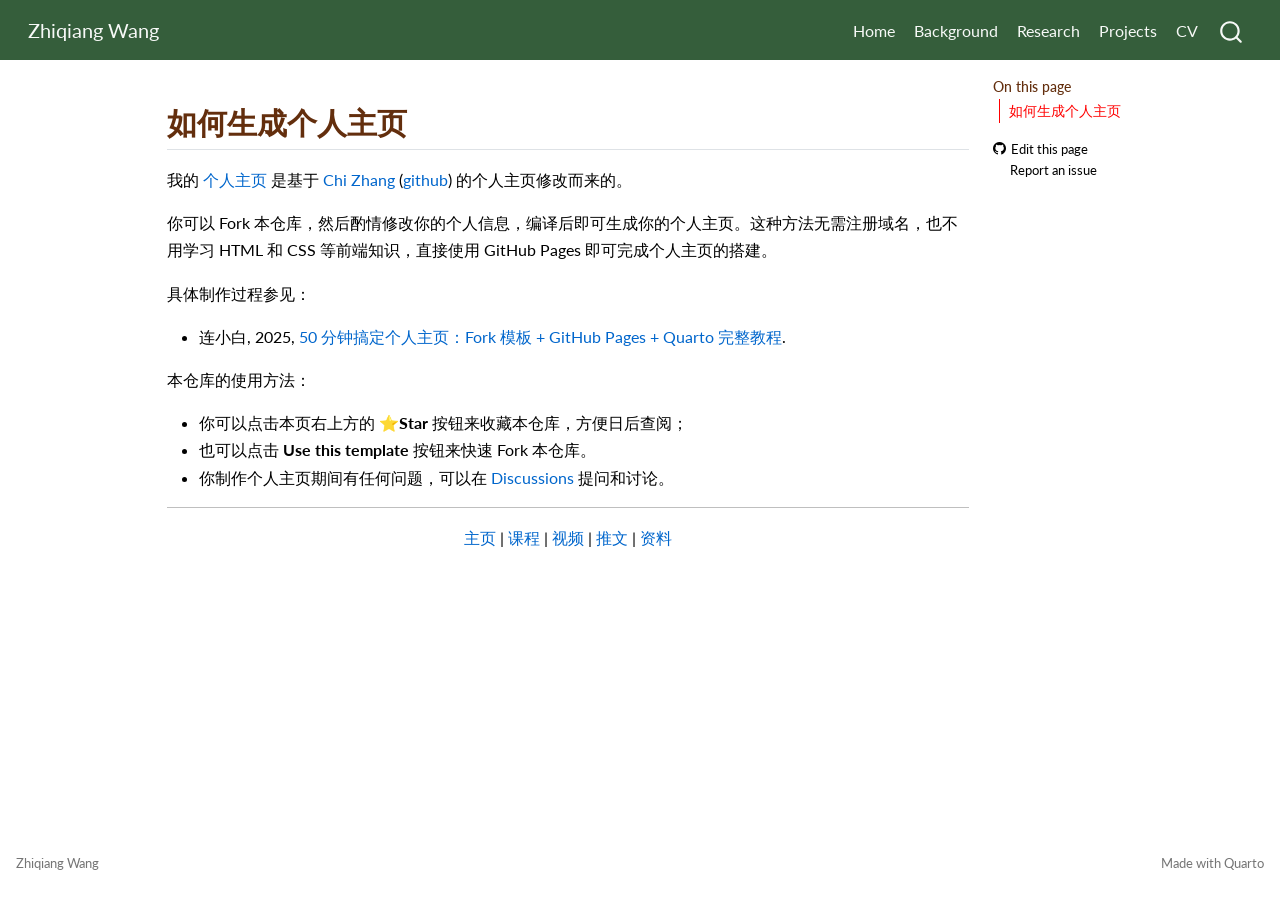
<file: readme.html>
<!DOCTYPE html>
<html xmlns="http://www.w3.org/1999/xhtml" lang="en" xml:lang="en"><head>

<meta charset="utf-8">
<meta name="generator" content="quarto-1.11.9">

<meta name="viewport" content="width=device-width, initial-scale=1.0, user-scalable=yes">


<title>readme – Zhiqiang Wang</title>
<style>
/* Default styles provided by pandoc.
** See https://pandoc.org/MANUAL.html#variables-for-html for config info.
*/
span.smallcaps{font-variant: small-caps;}
div.columns{display: flex; gap: 1.5em;}
div.column{flex: auto;}
@media screen {
div.columns{gap: min(4vw, 1.5em);}
div.column{overflow-x: auto;}
}
div.hanging-indent{margin-left: 1.5em; text-indent: -1.5em;}
ul.task-list{list-style: none;}
ul.task-list li input[type="checkbox"] {
  width: 0.8em;
  margin: 0 0.8em 0.2em -1em; /* quarto-specific, see https://github.com/quarto-dev/quarto-cli/issues/4556 */ 
  vertical-align: middle;
}
</style>


<script src="site_libs/quarto-nav/quarto-nav.js"></script>
<script src="site_libs/quarto-nav/headroom.min.js"></script>
<script src="site_libs/clipboard/clipboard.min.js"></script>
<script src="site_libs/quarto-search/autocomplete.umd.js"></script>
<script src="site_libs/quarto-search/fuse.min.js"></script>
<script src="site_libs/quarto-search/quarto-search.js"></script>
<meta name="quarto:offset" content="./">
<link href="./images/site-logo.png" rel="icon" type="image/png">
<script src="site_libs/quarto-html/quarto.js" type="module"></script>
<script src="site_libs/quarto-html/tabsets/tabsets.js" type="module"></script>
<script src="site_libs/quarto-html/scrollable-regions/scrollable-regions.js" type="module"></script>
<script src="site_libs/quarto-html/popper.min.js"></script>
<script src="site_libs/quarto-html/tippy.umd.min.js"></script>
<script src="site_libs/quarto-html/anchor.min.js"></script>
<link href="site_libs/quarto-html/tippy.css" rel="stylesheet">
<link href="site_libs/quarto-html/quarto-syntax-highlighting-00e69191a930b42b155058873613fefc.css" rel="stylesheet" id="quarto-text-highlighting-styles">
<script src="site_libs/bootstrap/bootstrap.min.js"></script>
<link href="site_libs/bootstrap/bootstrap-icons.css" rel="stylesheet">
<link href="site_libs/bootstrap/bootstrap-3b3950295e15abf14bed2add6fe6f8a5.min.css" rel="stylesheet" append-hash="true" id="quarto-bootstrap" data-mode="light">
<script id="quarto-search-options" type="application/json">{
  "location": "navbar",
  "copy-button": false,
  "collapse-after": 3,
  "panel-placement": "end",
  "type": "overlay",
  "limit": 50,
  "keyboard-shortcut": [
    "f",
    "/",
    "s"
  ],
  "show-item-context": false,
  "language": {
    "search-no-results-text": "No results",
    "search-matching-documents-text": "matching documents",
    "search-copy-link-title": "Copy link to search",
    "search-hide-matches-text": "Hide additional matches",
    "search-more-match-text": "more match in this document",
    "search-more-matches-text": "more matches in this document",
    "search-clear-button-title": "Clear",
    "search-text-placeholder": "",
    "search-detached-cancel-button-title": "Cancel",
    "search-submit-button-title": "Submit",
    "search-label": "Search"
  }
}</script>


</head>

<body class="nav-fixed quarto-light"><a id="quarto-skip-link" class="visually-hidden-focusable" href="#quarto-document-content">Skip to main content</a>

<div id="quarto-search-results"></div>
  <header id="quarto-header" class="headroom fixed-top">
    <nav class="navbar navbar-expand-lg " data-bs-theme="dark" aria-label="Site">
      <div class="navbar-container container-fluid">
      <div class="navbar-brand-container mx-auto">
    <a class="navbar-brand" href="./index.html">
    <span class="navbar-title">Zhiqiang Wang</span>
    </a>
  </div>
          <button class="navbar-toggler" type="button" data-bs-toggle="collapse" data-bs-target="#navbarCollapse" aria-controls="navbarCollapse" aria-expanded="false" aria-label="Toggle navigation" onclick="if (window.quartoToggleHeadroom) { window.quartoToggleHeadroom(); }">
  <span class="navbar-toggler-icon"></span>
</button>
          <div class="collapse navbar-collapse" id="navbarCollapse">
            <ul class="navbar-nav navbar-nav-scroll ms-auto">
  <li class="nav-item">
    <a class="nav-link" href="./index.html"> 
<span class="menu-text">Home</span></a>
  </li>  
  <li class="nav-item">
    <a class="nav-link" href="./background.html"> 
<span class="menu-text">Background</span></a>
  </li>  
  <li class="nav-item">
    <a class="nav-link" href="./publications.html"> 
<span class="menu-text">Research</span></a>
  </li>  
  <li class="nav-item">
    <a class="nav-link" href="./project.html"> 
<span class="menu-text">Projects</span></a>
  </li>  
  <li class="nav-item">
    <a class="nav-link" href="./CV.pdf"> 
<span class="menu-text">CV</span></a>
  </li>  
</ul>
          </div> <!-- /navcollapse -->
            <div class="quarto-navbar-tools">
</div>
            <div id="quarto-search" class="" title="Search"></div>
      </div> <!-- /container-fluid -->
    </nav>
</header>
<!-- content -->
<div id="quarto-content" class="quarto-container page-columns page-rows-contents page-layout-article page-navbar">
<!-- sidebar -->
<!-- margin-sidebar -->
    <div id="quarto-margin-sidebar" class="sidebar margin-sidebar">
        <nav id="TOC" role="doc-toc" aria-labelledby="toc-title" class="toc-active">
    <h2 id="toc-title">On this page</h2>
   
  <ul>
  <li><a href="#如何生成个人主页" id="toc-如何生成个人主页" class="nav-link active" data-scroll-target="#如何生成个人主页">如何生成个人主页</a></li>
  </ul>
<div class="toc-actions"><ul><li><a href="https://github.com/LuoChenq/zhiqiangwang.github.io/edit/main/readme.md" class="toc-action"><i class="bi bi-github"></i>Edit this page</a></li><li><a href="https://github.com/LuoChenq/zhiqiangwang.github.io/issues/new" class="toc-action"><i class="bi empty"></i>Report an issue</a></li></ul></div></nav>
    </div>
<!-- main -->
<main class="content" id="quarto-document-content" tabindex="-1"><header id="title-block-header" class="quarto-title-block"></header>




<section id="如何生成个人主页" class="level2">
<h2 class="anchored" data-anchor-id="如何生成个人主页">如何生成个人主页</h2>
<p>我的 <a href="https://lianxhcn.github.io/">个人主页</a> 是基于 <a href="https://chizapoth.github.io/">Chi Zhang</a> (<a href="https://github.com/chizapoth/chizapoth.github.io">github</a>) 的个人主页修改而来的。</p>
<p>你可以 Fork 本仓库，然后酌情修改你的个人信息，编译后即可生成你的个人主页。这种方法无需注册域名，也不用学习 HTML 和 CSS 等前端知识，直接使用 GitHub Pages 即可完成个人主页的搭建。</p>
<p>具体制作过程参见：</p>
<ul>
<li>连小白, 2025, <a href="https://www.lianxh.cn/details/1644.html">50 分钟搞定个人主页：Fork 模板 + GitHub Pages + Quarto 完整教程</a>.</li>
</ul>
<p>本仓库的使用方法：</p>
<ul>
<li>你可以点击本页右上方的 ⭐<strong>Star</strong> 按钮来收藏本仓库，方便日后查阅；</li>
<li>也可以点击 <strong>Use this template</strong> 按钮来快速 Fork 本仓库。</li>
<li>你制作个人主页期间有任何问题，可以在 <a href="https://github.com/lianyujun/lianyujun.github.io/discussions">Discussions</a> 提问和讨论。</li>
</ul>
<hr>
<center>
<p><a href="https://www.lianxh.cn/">主页</a>&nbsp;|&nbsp;<a href="https://www.lianxh.cn/details/17.html">课程</a>&nbsp;|&nbsp;<a href="https://lianxh-class.cn/">视频</a>&nbsp;|&nbsp;<a href="https://www.lianxh.cn/blogs/all.html">推文</a>&nbsp;|&nbsp;<a href="https://www.lianxh.cn/share.html">资料</a></p>
</center>


</section>

</main> <!-- /main -->
<script id="quarto-html-after-body" type="application/javascript">
  window.document.addEventListener("DOMContentLoaded", function (event) {
    const icon = "";
    const anchorJS = new window.AnchorJS();
    anchorJS.options = {
      placement: 'right',
      icon: icon
    };
    anchorJS.add('.anchored');
    const isCodeAnnotation = (el) => {
      for (const clz of el.classList) {
        if (clz.startsWith('code-annotation-')) {                     
          return true;
        }
      }
      return false;
    }
    const onCopySuccess = function(e) {
      // button target
      const button = e.trigger;
      // don't keep focus
      button.blur();
      // flash "checked"
      button.classList.add('code-copy-button-checked');
      var currentTitle = button.getAttribute("title");
      button.setAttribute("title", "Copied!");
      let tooltip;
      if (window.bootstrap) {
        button.setAttribute("data-bs-toggle", "tooltip");
        button.setAttribute("data-bs-placement", "left");
        button.setAttribute("data-bs-title", "Copied!");
        tooltip = new bootstrap.Tooltip(button, 
          { trigger: "manual", 
            customClass: "code-copy-button-tooltip",
            offset: [0, -8]});
        tooltip.show();    
      }
      setTimeout(function() {
        if (tooltip) {
          tooltip.hide();
          button.removeAttribute("data-bs-title");
          button.removeAttribute("data-bs-toggle");
          button.removeAttribute("data-bs-placement");
        }
        button.setAttribute("title", currentTitle);
        button.classList.remove('code-copy-button-checked');
      }, 1000);
      // clear code selection
      e.clearSelection();
    }
    const getTextToCopy = function(trigger) {
      const outerScaffold = trigger.parentElement.cloneNode(true);
      const codeEl = outerScaffold.querySelector('code');
      for (const childEl of codeEl.children) {
        if (isCodeAnnotation(childEl)) {
          childEl.remove();
        }
      }
      return codeEl.innerText;
    }
    const clipboard = new window.ClipboardJS('.code-copy-button:not([data-in-quarto-modal])', {
      text: getTextToCopy
    });
    clipboard.on('success', onCopySuccess);
    if (window.document.getElementById('quarto-embedded-source-code-modal')) {
      const clipboardModal = new window.ClipboardJS('.code-copy-button[data-in-quarto-modal]', {
        text: getTextToCopy,
        container: window.document.getElementById('quarto-embedded-source-code-modal')
      });
      clipboardModal.on('success', onCopySuccess);
    }
      var localhostRegex = new RegExp(/^(?:http|https):\/\/localhost\:?[0-9]*\//);
      var mailtoRegex = new RegExp(/^mailto:/);
        var filterRegex = new RegExp("https:\/\/zhiqiangwang\.github\.io");
      var isInternal = (href) => {
          return filterRegex.test(href) || localhostRegex.test(href) || mailtoRegex.test(href);
      }
      // Inspect non-navigation links and adorn them if external
      window.quartoDecorateExternalLinks = function (root) {
     var links = (root || window.document).querySelectorAll('a[href]:not(.nav-link):not(.navbar-brand):not(.toc-action):not(.sidebar-link):not(.sidebar-item-toggle):not(.pagination-link):not(.no-external):not([aria-hidden]):not(.dropdown-item):not(.quarto-navigation-tool):not(.about-link)');
      for (var i=0; i<links.length; i++) {
        const link = links[i];
        if (!isInternal(link.href)) {
          // undo the damage that might have been done by quarto-nav.js in the case of
          // links that we want to consider external
          if (link.dataset.originalHref !== undefined) {
            link.href = link.dataset.originalHref;
          }
          if (!link.classList.contains('no-external-icon')) {
          }
        }
      }
      };
      window.quartoDecorateExternalLinks(window.document);
    // Esc closes the popup (WCAG 1.4.13) and focus leaving both trigger and
    // popup closes it (WCAG 2.4.11); tippy handles neither for interactive popups.
    const hideOnEscAndFocusOut = {
      name: 'hideOnEscAndFocusOut',
      defaultValue: true,
      fn(instance) {
        const dismiss = () => {
          // A show scheduled by the trigger delay would otherwise reopen it
          instance.clearDelayTimeouts();
          instance.hide();
        };
        const onKeyDown = (event) => {
          if (event.key !== 'Escape') {
            return;
          }
          // Keep Esc from also reaching page handlers (e.g. reveal.js overview),
          // except an open reveal.js slide menu, which Esc should close too.
          // The menu handles keys only when its keyboard option is on.
          const menuHandlesEsc = window.Reveal?.getPlugin?.('menu')?.isOpen() &&
            window.Reveal.getConfig().menu?.keyboard !== false;
          if (!menuHandlesEsc) {
            event.stopPropagation();
          }
          if (instance.popper.contains(window.document.activeElement)) {
            // Disabled while refocusing so the focus trigger does not reopen it
            instance.disable();
            instance.reference.focus();
            instance.enable();
          }
          dismiss();
        };
        const onFocusOut = (event) => {
          const target = event.relatedTarget;
          if (target && !instance.reference.contains(target) &&
              !instance.popper.contains(target)) {
            dismiss();
          }
        };
        // On the trigger too: a click trigger (code-annotations: select) has no
        // blur handling. Attached for the instance's lifetime so leaving the
        // trigger also cancels a show still pending on the trigger delay.
        instance.reference.addEventListener('focusout', onFocusOut);
        return {
          onShow() {
            window.document.addEventListener('keydown', onKeyDown, true);
            instance.popper.addEventListener('focusout', onFocusOut);
          },
          onHide() {
            window.document.removeEventListener('keydown', onKeyDown, true);
            instance.popper.removeEventListener('focusout', onFocusOut);
          },
          onDestroy() {
            instance.reference.removeEventListener('focusout', onFocusOut);
          },
        };
      },
    };
    function tippyHover(el, contentFn, onTriggerFn, onUntriggerFn) {
      const config = {
        allowHTML: true,
        maxWidth: 500,
        delay: 100,
        arrow: false,
        appendTo: function(el) {
            return el.parentElement;
        },
        interactive: true,
        interactiveBorder: 10,
        theme: 'quarto',
        placement: 'bottom-start',
        plugins: [hideOnEscAndFocusOut],
      };
      if (contentFn) {
        config.content = contentFn;
      }
      if (onTriggerFn) {
        config.onTrigger = onTriggerFn;
      }
      if (onUntriggerFn) {
        config.onUntrigger = onUntriggerFn;
      }
      window.tippy(el, config); 
    }
    const noterefs = window.document.querySelectorAll('a[role="doc-noteref"]');
    for (var i=0; i<noterefs.length; i++) {
      const ref = noterefs[i];
      tippyHover(ref, function() {
        // use id or data attribute instead here
        let href = ref.getAttribute('data-footnote-href') || ref.getAttribute('href');
        try { href = new URL(href).hash; } catch {}
        const id = href.replace(/^#\/?/, "");
        const note = window.document.getElementById(id);
        if (note) {
          return note.innerHTML;
        } else {
          return "";
        }
      });
    }
    const xrefs = window.document.querySelectorAll('a.quarto-xref');
    const processXRef = (id, note) => {
      // Strip column container classes
      const stripColumnClz = (el) => {
        el.classList.remove("page-full", "page-columns");
        if (el.children) {
          for (const child of el.children) {
            stripColumnClz(child);
          }
        }
      }
      stripColumnClz(note)
      if (id === null || id.startsWith('sec-')) {
        // Special case sections, only their first couple elements
        const container = document.createElement("div");
        if (note.children && note.children.length > 2) {
          container.appendChild(note.children[0].cloneNode(true));
          for (let i = 1; i < note.children.length; i++) {
            const child = note.children[i];
            if (child.tagName === "P" && child.innerText === "") {
              continue;
            } else {
              container.appendChild(child.cloneNode(true));
              break;
            }
          }
          if (window.Quarto?.typesetMath) {
            window.Quarto.typesetMath(container);
          }
          return container.innerHTML
        } else {
          if (window.Quarto?.typesetMath) {
            window.Quarto.typesetMath(note);
          }
          return note.innerHTML;
        }
      } else {
        // Remove any anchor links if they are present
        const anchorLink = note.querySelector('a.anchorjs-link');
        if (anchorLink) {
          anchorLink.remove();
        }
        if (window.Quarto?.typesetMath) {
          window.Quarto.typesetMath(note);
        }
        if (note.classList.contains("callout")) {
          return note.outerHTML;
        } else {
          return note.innerHTML;
        }
      }
    }
    for (var i=0; i<xrefs.length; i++) {
      const xref = xrefs[i];
      tippyHover(xref, undefined, function(instance) {
        instance.disable();
        let url = xref.getAttribute('href');
        let hash = undefined; 
        if (url.startsWith('#')) {
          hash = url;
        } else {
          try { hash = new URL(url).hash; } catch {}
        }
        if (hash) {
          const id = hash.replace(/^#\/?/, "");
          const note = window.document.getElementById(id);
          if (note !== null) {
            try {
              const html = processXRef(id, note.cloneNode(true));
              instance.setContent(html);
            } finally {
              instance.enable();
              instance.show();
            }
          } else {
            // See if we can fetch this
            fetch(url.split('#')[0])
            .then(res => res.text())
            .then(html => {
              const parser = new DOMParser();
              const htmlDoc = parser.parseFromString(html, "text/html");
              const note = htmlDoc.getElementById(id);
              if (note !== null) {
                const html = processXRef(id, note);
                instance.setContent(html);
              } 
            }).finally(() => {
              instance.enable();
              instance.show();
            });
          }
        } else {
          // See if we can fetch a full url (with no hash to target)
          // This is a special case and we should probably do some content thinning / targeting
          fetch(url)
          .then(res => res.text())
          .then(html => {
            const parser = new DOMParser();
            const htmlDoc = parser.parseFromString(html, "text/html");
            const note = htmlDoc.querySelector('main.content');
            if (note !== null) {
              // This should only happen for chapter cross references
              // (since there is no id in the URL)
              // remove the first header
              if (note.children.length > 0 && note.children[0].tagName === "HEADER") {
                note.children[0].remove();
              }
              const html = processXRef(null, note);
              instance.setContent(html);
            } 
          }).finally(() => {
            instance.enable();
            instance.show();
          });
        }
      }, function(instance) {
      });
    }
        let selectedAnnoteEl;
        const selectorForAnnotation = ( cell, annotation) => {
          let cellAttr = 'data-code-cell="' + cell + '"';
          let lineAttr = 'data-code-annotation="' +  annotation + '"';
          const selector = 'span[' + cellAttr + '][' + lineAttr + ']';
          return selector;
        }
        const selectCodeLines = (annoteEl) => {
          const doc = window.document;
          const targetCell = annoteEl.getAttribute("data-target-cell");
          const targetAnnotation = annoteEl.getAttribute("data-target-annotation");
          const annoteSpan = window.document.querySelector(selectorForAnnotation(targetCell, targetAnnotation));
          const lines = annoteSpan.getAttribute("data-code-lines").split(",");
          const lineIds = lines.map((line) => {
            return targetCell + "-" + line;
          })
          // Each band is positioned against its own containing block, which is
          // not the offsetParent of the lines, so place it from client rects.
          const placeBand = (band, firstEl, lastEl, codeBlock) => {
            const container = band.offsetParent;
            if (container === null) {
              return;
            }
            const containerRect = container.getBoundingClientRect();
            // Reveal.js scales slides with a transform, so convert client
            // pixels back to the CSS pixels of the container.
            const scale = containerRect.height / container.offsetHeight || 1;
            const firstRect = firstEl.getBoundingClientRect();
            const lastRect = lastEl.getBoundingClientRect();
            const top = (firstRect.top - containerRect.top) / scale - container.clientTop + container.scrollTop;
            const height = (lastRect.bottom - firstRect.top) / scale;
            band.style.top = top - 2 + "px";
            band.style.height = height + 4 + "px";
            if (codeBlock) {
              // Without the copy button wrapper, the containing block is wider
              // than the code block, so span the code block explicitly.
              const blockRect = codeBlock.getBoundingClientRect();
              band.style.left = (blockRect.left - containerRect.left) / scale - container.clientLeft + container.scrollLeft + "px";
              band.style.width = blockRect.width / scale + "px";
            }
          };
          if (lineIds.length > 0) {
            const el = window.document.getElementById(lineIds[0]);
            const lastEl = window.document.getElementById(lineIds[lineIds.length - 1]);
            const parent = el.parentElement.parentElement;
            // cook up a div (if necessary) and position it
            let div = window.document.getElementById("code-annotation-line-highlight");
            if (div === null) {
              div = window.document.createElement("div");
              div.setAttribute("id", "code-annotation-line-highlight");
              div.style.position = 'absolute';
              parent.appendChild(div);
            }
            placeBand(div, el, lastEl, parent.closest("div.sourceCode") || parent);
            let gutterDiv = window.document.getElementById("code-annotation-line-highlight-gutter");
            if (gutterDiv === null) {
              gutterDiv = window.document.createElement("div");
              gutterDiv.setAttribute("id", "code-annotation-line-highlight-gutter");
              gutterDiv.style.position = 'absolute';
              const codeCell = window.document.getElementById(targetCell);
              const gutter = codeCell.querySelector('.code-annotation-gutter');
              gutter.appendChild(gutterDiv);
            }
            placeBand(gutterDiv, el, lastEl);
            selectedAnnoteEl = annoteEl;
          }
        };
        const unselectCodeLines = () => {
          const elementsIds = ["code-annotation-line-highlight", "code-annotation-line-highlight-gutter"];
          elementsIds.forEach((elId) => {
            const div = window.document.getElementById(elId);
            if (div) {
              div.remove();
            }
          });
          selectedAnnoteEl = undefined;
        };
          // Handle positioning of the toggle
      window.addEventListener(
        "resize",
        throttle(() => {
          elRect = undefined;
          if (selectedAnnoteEl) {
            selectCodeLines(selectedAnnoteEl);
          }
        }, 10)
      );
      function throttle(fn, ms) {
      let throttle = false;
      let timer;
        return (...args) => {
          if(!throttle) { // first call gets through
              fn.apply(this, args);
              throttle = true;
          } else { // all the others get throttled
              if(timer) clearTimeout(timer); // cancel #2
              timer = setTimeout(() => {
                fn.apply(this, args);
                timer = throttle = false;
              }, ms);
          }
        };
      }
        // Attach click handler to the DT
        const annoteDls = window.document.querySelectorAll('dt[data-target-cell]');
        for (const annoteDlNode of annoteDls) {
          annoteDlNode.addEventListener('click', (event) => {
            const clickedEl = event.target;
            if (clickedEl !== selectedAnnoteEl) {
              unselectCodeLines();
              const activeEl = window.document.querySelector('dt[data-target-cell].code-annotation-active');
              if (activeEl) {
                activeEl.classList.remove('code-annotation-active');
              }
              selectCodeLines(clickedEl);
              clickedEl.classList.add('code-annotation-active');
            } else {
              // Unselect the line
              unselectCodeLines();
              clickedEl.classList.remove('code-annotation-active');
            }
          });
        }
    const findCites = (el) => {
      const parentEl = el.parentElement;
      if (parentEl) {
        const cites = parentEl.dataset.cites;
        if (cites) {
          return {
            el,
            cites: cites.split(' ')
          };
        } else {
          return findCites(el.parentElement)
        }
      } else {
        return undefined;
      }
    };
    var bibliorefs = window.document.querySelectorAll('a[role="doc-biblioref"]');
    for (var i=0; i<bibliorefs.length; i++) {
      const ref = bibliorefs[i];
      const citeInfo = findCites(ref);
      if (citeInfo) {
        tippyHover(citeInfo.el, function() {
          var popup = window.document.createElement('div');
          citeInfo.cites.forEach(function(cite) {
            var citeDiv = window.document.createElement('div');
            citeDiv.classList.add('hanging-indent');
            citeDiv.classList.add('csl-entry');
            var biblioDiv = window.document.getElementById('ref-' + cite);
            if (biblioDiv) {
              citeDiv.innerHTML = biblioDiv.innerHTML;
            }
            popup.appendChild(citeDiv);
          });
          return popup.innerHTML;
        });
      }
    }
  });
  </script>
  <script type="application/javascript">
  window.quartoScrollableRegionsLabels = {"code":"Scrollable code","output":"Scrollable output"};
  </script>
</div> <!-- /content -->
<footer class="footer">
  <div class="nav-footer">
    <div class="nav-footer-left">
<p><a href="https://github.com/LuoChenq/zhiqiangwang.github.io">Zhiqiang Wang</a><br></p>
</div>   
    <div class="nav-footer-center">
      &nbsp;
    <div class="toc-actions d-sm-block d-md-none"><ul><li><a href="https://github.com/LuoChenq/zhiqiangwang.github.io/edit/main/readme.md" class="toc-action"><i class="bi bi-github"></i>Edit this page</a></li><li><a href="https://github.com/LuoChenq/zhiqiangwang.github.io/issues/new" class="toc-action"><i class="bi empty"></i>Report an issue</a></li></ul></div></div>
    <div class="nav-footer-right">
<p>Made with <a href="https://quarto.org/">Quarto</a><br></p>
</div>
  </div>
</footer>




</body></html>
</file>
<file: site_libs/quarto-html/tippy.css>
.tippy-box[data-animation=fade][data-state=hidden]{opacity:0}[data-tippy-root]{max-width:calc(100vw - 10px)}.tippy-box{position:relative;background-color:#333;color:#fff;border-radius:4px;font-size:14px;line-height:1.4;white-space:normal;outline:0;transition-property:transform,visibility,opacity}.tippy-box[data-placement^=top]>.tippy-arrow{bottom:0}.tippy-box[data-placement^=top]>.tippy-arrow:before{bottom:-7px;left:0;border-width:8px 8px 0;border-top-color:initial;transform-origin:center top}.tippy-box[data-placement^=bottom]>.tippy-arrow{top:0}.tippy-box[data-placement^=bottom]>.tippy-arrow:before{top:-7px;left:0;border-width:0 8px 8px;border-bottom-color:initial;transform-origin:center bottom}.tippy-box[data-placement^=left]>.tippy-arrow{right:0}.tippy-box[data-placement^=left]>.tippy-arrow:before{border-width:8px 0 8px 8px;border-left-color:initial;right:-7px;transform-origin:center left}.tippy-box[data-placement^=right]>.tippy-arrow{left:0}.tippy-box[data-placement^=right]>.tippy-arrow:before{left:-7px;border-width:8px 8px 8px 0;border-right-color:initial;transform-origin:center right}.tippy-box[data-inertia][data-state=visible]{transition-timing-function:cubic-bezier(.54,1.5,.38,1.11)}.tippy-arrow{width:16px;height:16px;color:#333}.tippy-arrow:before{content:"";position:absolute;border-color:transparent;border-style:solid}.tippy-content{position:relative;padding:5px 9px;z-index:1}
</file>
<file: site_libs/quarto-html/quarto-syntax-highlighting-00e69191a930b42b155058873613fefc.css>
/* quarto syntax highlight colors */
:root {
  --quarto-hl-ot-color: #003B4F;
  --quarto-hl-at-color: #657422;
  --quarto-hl-ss-color: #20794D;
  --quarto-hl-an-color: #5E5E5E;
  --quarto-hl-fu-color: #4758AB;
  --quarto-hl-st-color: #20794D;
  --quarto-hl-cf-color: #003B4F;
  --quarto-hl-op-color: #5E5E5E;
  --quarto-hl-er-color: #AD0000;
  --quarto-hl-bn-color: #AD0000;
  --quarto-hl-al-color: #AD0000;
  --quarto-hl-va-color: #111111;
  --quarto-hl-bu-color: inherit;
  --quarto-hl-ex-color: inherit;
  --quarto-hl-pp-color: #AD0000;
  --quarto-hl-in-color: #5E5E5E;
  --quarto-hl-vs-color: #20794D;
  --quarto-hl-wa-color: #5E5E5E;
  --quarto-hl-do-color: #5E5E5E;
  --quarto-hl-im-color: #00769E;
  --quarto-hl-ch-color: #20794D;
  --quarto-hl-dt-color: #AD0000;
  --quarto-hl-fl-color: #AD0000;
  --quarto-hl-co-color: #5E5E5E;
  --quarto-hl-cv-color: #5E5E5E;
  --quarto-hl-cn-color: #8f5902;
  --quarto-hl-sc-color: #5E5E5E;
  --quarto-hl-dv-color: #AD0000;
  --quarto-hl-kw-color: #003B4F;
}

/* other quarto variables */
:root {
  --quarto-font-monospace: "Source Code Pro", monospace;
}

/* syntax highlight based on Pandoc's rules */
pre > code.sourceCode > span {
  color: #003B4F;
}

code.sourceCode > span {
  color: #003B4F;
}

div.sourceCode,
div.sourceCode pre.sourceCode {
  color: #003B4F;
}

/* Normal */
code span {
  color: #003B4F;
}

/* Alert */
code span.al {
  color: #AD0000;
  font-style: inherit;
}

/* Annotation */
code span.an {
  color: #5E5E5E;
  font-style: inherit;
}

/* Attribute */
code span.at {
  color: #657422;
  font-style: inherit;
}

/* BaseN */
code span.bn {
  color: #AD0000;
  font-style: inherit;
}

/* BuiltIn */
code span.bu {
  font-style: inherit;
}

/* ControlFlow */
code span.cf {
  color: #003B4F;
  font-weight: bold;
  font-style: inherit;
}

/* Char */
code span.ch {
  color: #20794D;
  font-style: inherit;
}

/* Constant */
code span.cn {
  color: #8f5902;
  font-style: inherit;
}

/* Comment */
code span.co {
  color: #5E5E5E;
  font-style: inherit;
}

/* CommentVar */
code span.cv {
  color: #5E5E5E;
  font-style: italic;
}

/* Documentation */
code span.do {
  color: #5E5E5E;
  font-style: italic;
}

/* DataType */
code span.dt {
  color: #AD0000;
  font-style: inherit;
}

/* DecVal */
code span.dv {
  color: #AD0000;
  font-style: inherit;
}

/* Error */
code span.er {
  color: #AD0000;
  font-style: inherit;
}

/* Extension */
code span.ex {
  font-style: inherit;
}

/* Float */
code span.fl {
  color: #AD0000;
  font-style: inherit;
}

/* Function */
code span.fu {
  color: #4758AB;
  font-style: inherit;
}

/* Import */
code span.im {
  color: #00769E;
  font-style: inherit;
}

/* Information */
code span.in {
  color: #5E5E5E;
  font-style: inherit;
}

/* Keyword */
code span.kw {
  color: #003B4F;
  font-weight: bold;
  font-style: inherit;
}

/* Operator */
code span.op {
  color: #5E5E5E;
  font-style: inherit;
}

/* Other */
code span.ot {
  color: #003B4F;
  font-style: inherit;
}

/* Preprocessor */
code span.pp {
  color: #AD0000;
  font-style: inherit;
}

/* SpecialChar */
code span.sc {
  color: #5E5E5E;
  font-style: inherit;
}

/* SpecialString */
code span.ss {
  color: #20794D;
  font-style: inherit;
}

/* String */
code span.st {
  color: #20794D;
  font-style: inherit;
}

/* Variable */
code span.va {
  color: #111111;
  font-style: inherit;
}

/* VerbatimString */
code span.vs {
  color: #20794D;
  font-style: inherit;
}

/* Warning */
code span.wa {
  color: #5E5E5E;
  font-style: italic;
}

.prevent-inlining {
  content: "</";
}

/*# sourceMappingURL=f63bb6c3465eb2121179ccb8d6784b03.css.map */
</file>
